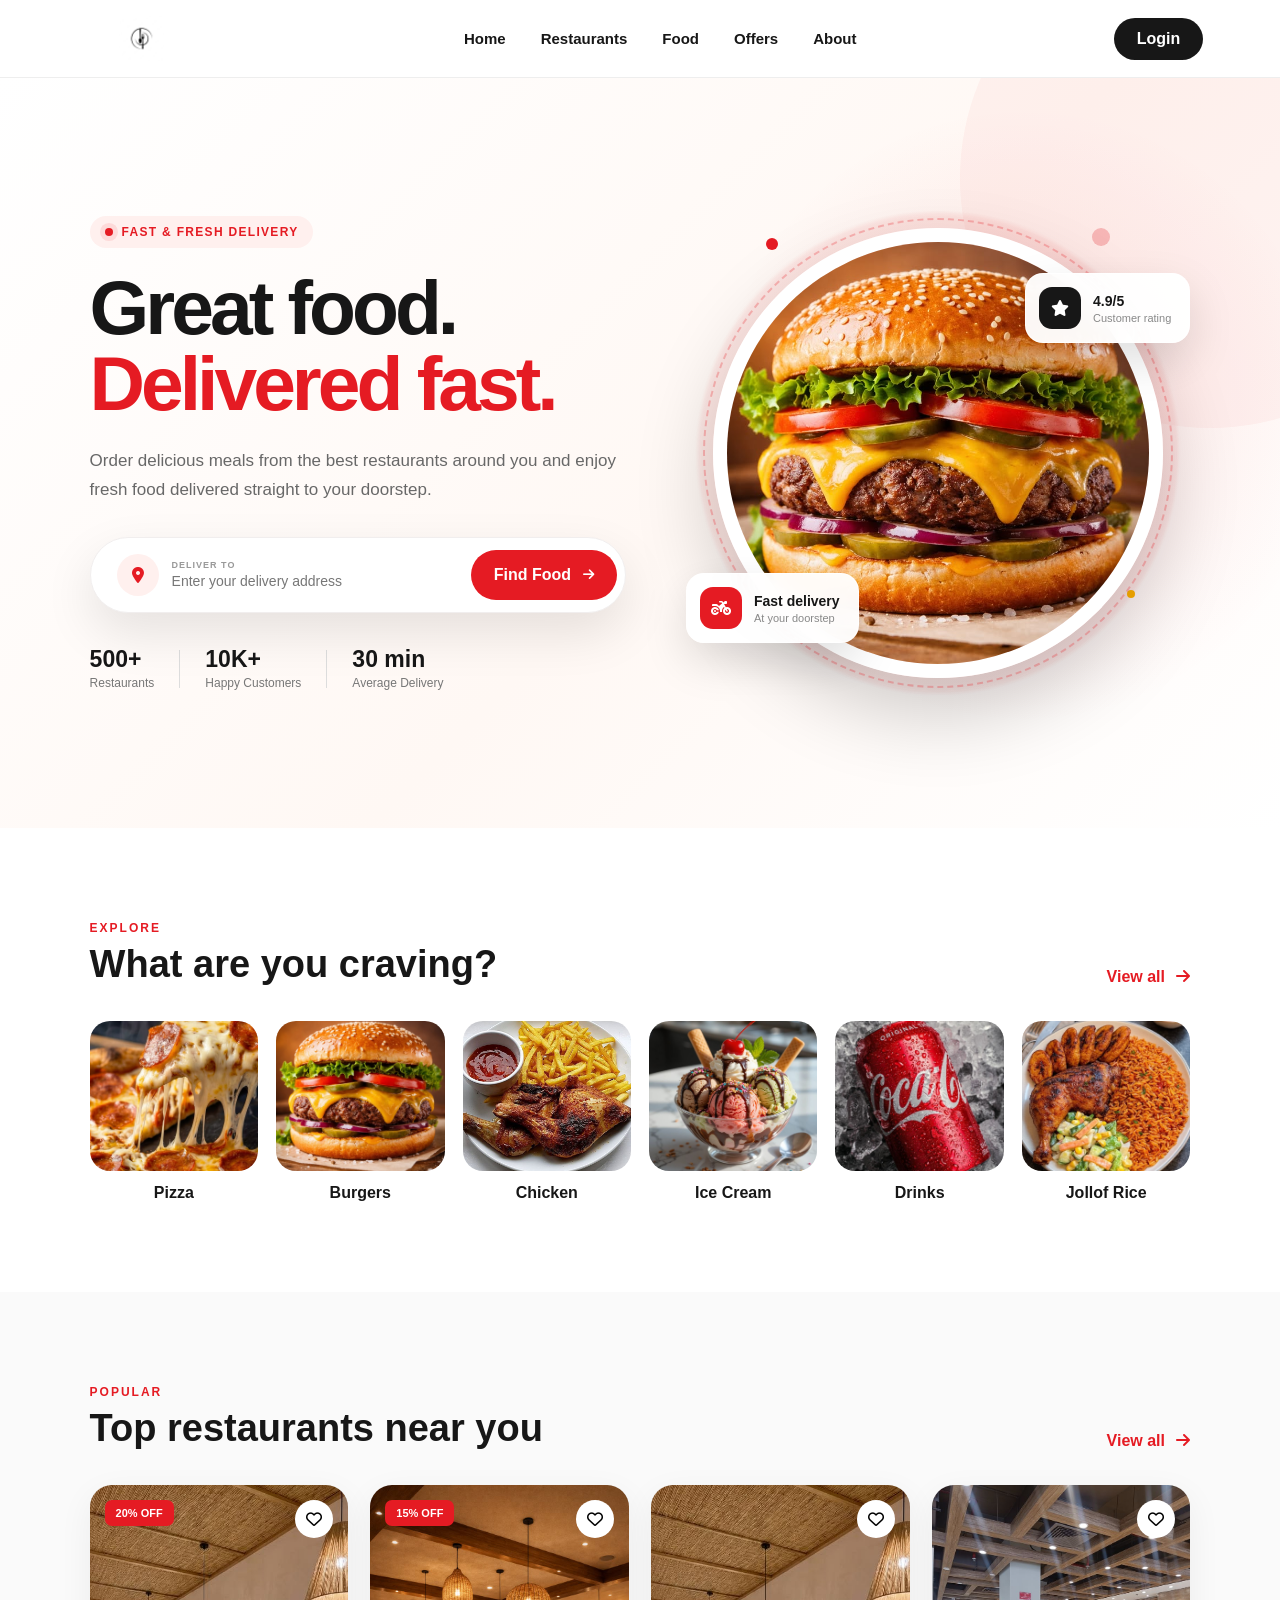
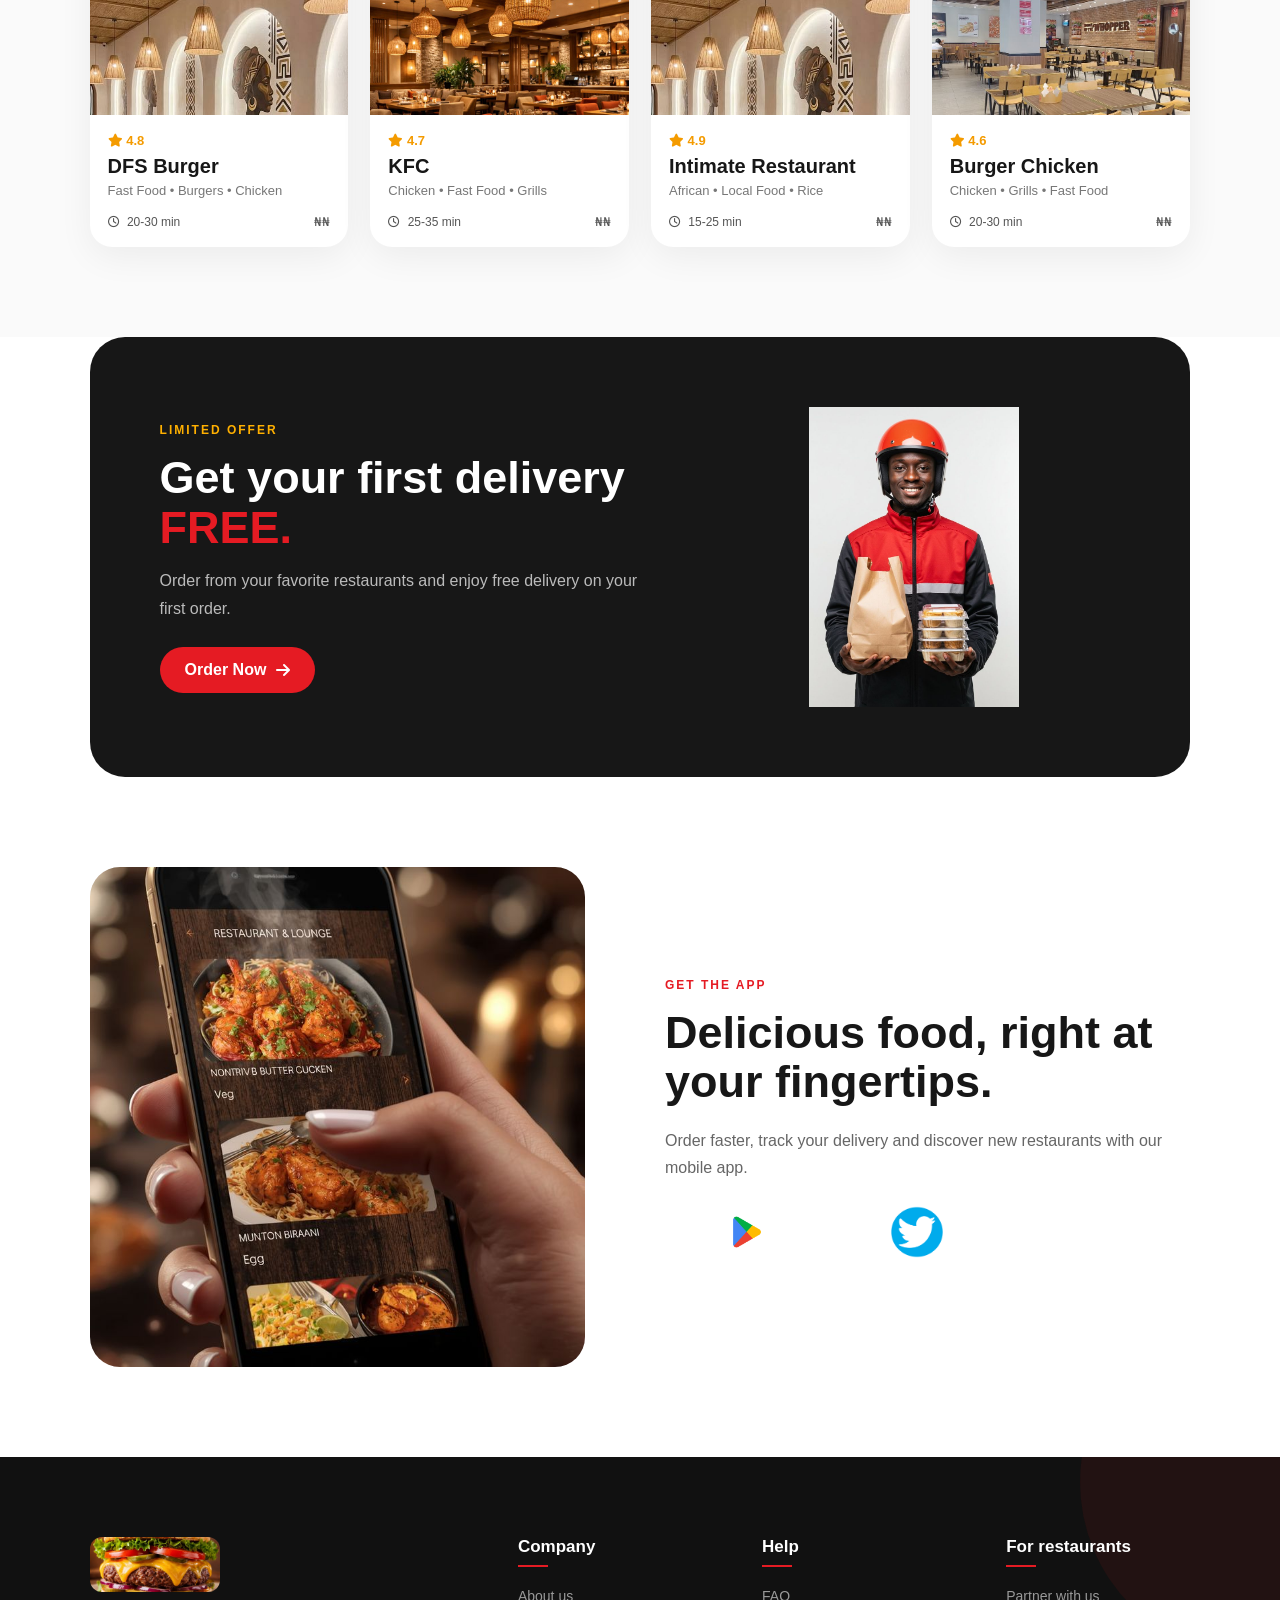
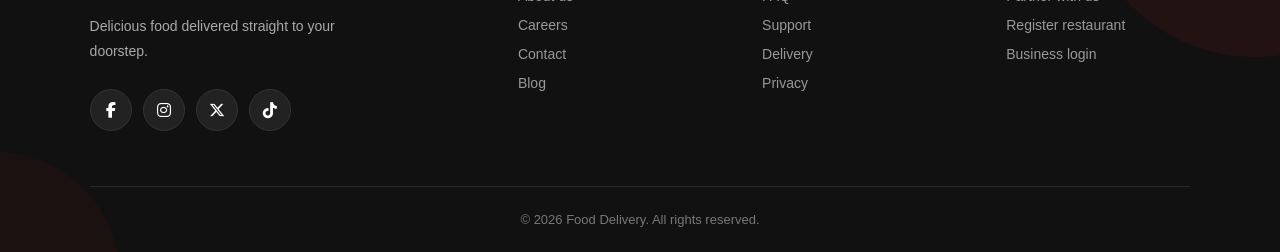
<file: index.html>
<!DOCTYPE html>
<html lang="en">
<head>
    <meta charset="UTF-8">
    <meta name="viewport" content="width=device-width, initial-scale=1.0">
    <title>Food Delivery Website</title>

    <link rel="stylesheet" href="index.css">
    <link rel="stylesheet" href="https://cdnjs.cloudflare.com/ajax/libs/font-awesome/6.5.2/css/all.min.css">
</head>

<body>

<header class="header">

    <div class="logo">
        <img src="./images/Spoon fork and plate vector icon symbol illustration restaurant logo design _ Premium Vector.jpg" alt="Food Delivery Logo">
    </div>

    <nav class="navbar">
        <a href="#">Home</a>
        <a href="#restaurants">Restaurants</a>
        <a href="#categories">Food</a>
        <a href="#offers">Offers</a>
        <a href="about.html">About</a>
    </nav>

    <div class="header-actions">
        <a href="login.html" class="login-btn">Login</a>
    </div>

</header>

<main>

<!-- HERO SECTION -->

<section class="hero">

    <div class="hero-content">

        <div class="hero-badge">
            <span class="badge-dot"></span>
            FAST & FRESH DELIVERY
        </div>

        <h1>
            Great food.
            <span>Delivered fast.</span>
        </h1>

        <p>
            Order delicious meals from the best restaurants around you
            and enjoy fresh food delivered straight to your doorstep.
        </p>

        <div class="hero-search">

            <div class="location-box">

                <div class="location-icon">
                    <i class="fa-solid fa-location-dot"></i>
                </div>

                <div class="location-input">
                    <label>DELIVER TO</label>
                    <input type="text" placeholder="Enter your delivery address">
                </div>

            </div>

            <a href="order.html" class="find-food-btn">
                Find Food
                <i class="fa-solid fa-arrow-right"></i>
            </a>

        </div>

        <div class="hero-info">

            <div class="hero-stat">
                <strong>500+</strong>
                <span>Restaurants</span>
            </div>

            <div class="hero-divider"></div>

            <div class="hero-stat">
                <strong>10K+</strong>
                <span>Happy Customers</span>
            </div>

            <div class="hero-divider"></div>

            <div class="hero-stat">
                <strong>30 min</strong>
                <span>Average Delivery</span>
            </div>

        </div>

    </div>

    <div class="hero-visual">

        <div class="hero-glow"></div>

        <div class="food-circle">

            <div class="circle-ring"></div>

            <img src="./images/Hamburger.jpg" alt="Delicious Burger">

        </div>

        <div class="delivery-card">

            <div class="delivery-icon">
                <i class="fa-solid fa-motorcycle"></i>
            </div>

            <div>
                <strong>Fast delivery</strong>
                <span>At your doorstep</span>
            </div>

        </div>

        <div class="rating-card">

            <div class="rating-star">
                <i class="fa-solid fa-star"></i>
            </div>

            <div>
                <strong>4.9/5</strong>
                <span>Customer rating</span>
            </div>

        </div>

        <div class="floating-dot dot-one"></div>
        <div class="floating-dot dot-two"></div>
        <div class="floating-dot dot-three"></div>

    </div>

</section>


<!-- CATEGORIES SECTION -->

<section class="categories section" id="categories">

    <div class="section-heading">

        <div>
            <span>EXPLORE</span>
            <h2>What are you craving?</h2>
        </div>

        <a href="order.html">
            View all
            <i class="fa-solid fa-arrow-right"></i>
        </a>

    </div>

    <div class="category-grid">

        <!-- PIZZA -->

        <div class="category-card">

            <a href="order.html" class="category-image-link">

                <div class="category-image">

                    <img src="./images/Pepperoni Pizza.jpg" alt="Pizza">

                </div>

            </a>

            <h3>Pizza</h3>

        </div>


        <!-- BURGERS -->

        <div class="category-card">

            <a href="order.html" class="category-image-link">

                <div class="category-image">

                    <img src="./images/Hamburger.jpg" alt="Burgers">

                </div>

            </a>

            <h3>Burgers</h3>

        </div>


        <!-- CHICKEN -->

        <div class="category-card">

            <a href="order.html" class="category-image-link">

                <div class="category-image">

                    <img src="./images/Chicken and chips.jpg" alt="Chicken">

                </div>

            </a>

            <h3>Chicken</h3>

        </div>


        <!-- ICE CREAM -->

        <div class="category-card">

            <a href="order.html" class="category-image-link">

                <div class="category-image">

                    <img src="./images/Dreamy Ice Cream Delight.jpg" alt="Ice Cream">

                </div>

            </a>

            <h3>Ice Cream</h3>

        </div>


        <!-- DRINKS -->

        <div class="category-card">

            <a href="order.html" class="category-image-link">

                <div class="category-image">

                    <img src="./images/Coca Cola 🥃.jpg" alt="Drinks">

                </div>

            </a>

            <h3>Drinks</h3>

        </div>


        <!-- JOLLOF -->

        <div class="category-card">

            <a href="order.html" class="category-image-link">

                <div class="category-image">

                    <img src="./images/Nigerian jollof.jpg" alt="Jollof Rice">

                </div>

            </a>

            <h3>Jollof Rice</h3>

        </div>

    </div>

</section>


<!-- RESTAURANTS SECTION -->

<section class="restaurants section" id="restaurants">

    <div class="section-heading">

        <div>
            <span>POPULAR</span>
            <h2>Top restaurants near you</h2>
        </div>

        <a href="order.html">
            View all
            <i class="fa-solid fa-arrow-right"></i>
        </a>

    </div>


    <div class="restaurant-grid">


        <!-- RESTAURANT 1 -->

        <article class="restaurant-card">

            <div class="restaurant-image">

                <a href="resturant.html">

                    <img src="./images/download (9).jpg" alt="DFS Burger Restaurant">

                </a>

                <span class="discount">20% OFF</span>

                <button class="favorite" aria-label="Add to favorites">
                    <i class="fa-regular fa-heart"></i>
                </button>

            </div>

            <div class="restaurant-info">

                <div class="rating">
                    <i class="fa-solid fa-star"></i> 4.8
                </div>

                <h3>DFS Burger</h3>

                <p>Fast Food • Burgers • Chicken</p>

                <div class="delivery">

                    <span>
                        <i class="fa-regular fa-clock"></i>
                        20-30 min
                    </span>

                    <span>₦₦</span>

                </div>

            </div>

        </article>


        <!-- RESTAURANT 2 -->

        <article class="restaurant-card">

            <div class="restaurant-image">

                <a href="resturanttwo.html">

                    <img src="./images/Transform Your Restaurant Into a Premium Dining Destination!.jpg" alt="KFC Restaurant">

                </a>

                <span class="discount">15% OFF</span>

                <button class="favorite" aria-label="Add to favorites">
                    <i class="fa-regular fa-heart"></i>
                </button>

            </div>

            <div class="restaurant-info">

                <div class="rating">
                    <i class="fa-solid fa-star"></i> 4.7
                </div>

                <h3>KFC</h3>

                <p>Chicken • Fast Food • Grills</p>

                <div class="delivery">

                    <span>
                        <i class="fa-regular fa-clock"></i>
                        25-35 min
                    </span>

                    <span>₦₦</span>

                </div>

            </div>

        </article>


        <!-- RESTAURANT 3 -->

        <article class="restaurant-card">

            <div class="restaurant-image">

                <a href="resturantrhree.html">

                    <img src="./images/download (9).jpg" alt="Intimate Restaurant">

                </a>

                <button class="favorite" aria-label="Add to favorites">
                    <i class="fa-regular fa-heart"></i>
                </button>

            </div>

            <div class="restaurant-info">

                <div class="rating">
                    <i class="fa-solid fa-star"></i> 4.9
                </div>

                <h3>Intimate Restaurant</h3>

                <p>African • Local Food • Rice</p>

                <div class="delivery">

                    <span>
                        <i class="fa-regular fa-clock"></i>
                        15-25 min
                    </span>

                    <span>₦₦</span>

                </div>

            </div>

        </article>


        <!-- RESTAURANT 4 -->

        <article class="restaurant-card">

            <div class="restaurant-image">

                <a href="resturant4.html">

                    <img src="./images/Interior of burger King.jpg" alt="Burger Chicken Restaurant">

                </a>

                <button class="favorite" aria-label="Add to favorites">
                    <i class="fa-regular fa-heart"></i>
                </button>

            </div>

            <div class="restaurant-info">

                <div class="rating">
                    <i class="fa-solid fa-star"></i> 4.6
                </div>

                <h3>Burger Chicken</h3>

                <p>Chicken • Grills • Fast Food</p>

                <div class="delivery">

                    <span>
                        <i class="fa-regular fa-clock"></i>
                        20-30 min
                    </span>

                    <span>₦₦</span>

                </div>

            </div>

        </article>

    </div>

</section>


<!-- PROMO SECTION -->

<section class="promo section" id="offers">

    <div class="promo-content">

        <span>LIMITED OFFER</span>

        <h2>
            Get your first delivery
            <strong>FREE.</strong>
        </h2>

        <p>
            Order from your favorite restaurants and enjoy
            free delivery on your first order.
        </p>

        <a href="order.html" class="promo-btn">
            Order Now
            <i class="fa-solid fa-arrow-right"></i>
        </a>

    </div>

    <div class="promo-image">

        <a href="order.html">

            <img src="./images/Delivery guy.jpg" alt="Food delivery">

        </a>

    </div>

</section>


<!-- APP SECTION -->

<section class="app-section section">

    <div class="app-image">

        <a href="order.html">

            <img src="./images/download (7).jpg" alt="Food delivery app">

        </a>

    </div>

    <div class="app-content">

        <span>GET THE APP</span>

        <h2>
            Delicious food,
            right at your fingertips.
        </h2>

        <p>
            Order faster, track your delivery and discover
            new restaurants with our mobile app.
        </p>

        <div class="app-buttons">

            <a href="#" class="store-btn">
                <img src="./images/Download google play store icon logo symbol.jpg" alt="App Store">
            </a>

            <a href="#" class="store-btn">
                <img src="./images/Twitter-Symbol.png" alt="Google Play">
            </a>

        </div>

    </div>

</section>

</main>


<!-- FOOTER -->

<footer class="footer">

    <div class="footer-top">

        <div class="footer-brand">

            <a href="order.html">

                <img src="./images/Hamburger.jpg" alt="Food Delivery">

            </a>

            <p>
                Delicious food delivered straight
                to your doorstep.
            </p>

            <div class="socials">

                <a href="#" aria-label="Facebook">
                    <i class="fa-brands fa-facebook-f"></i>
                </a>

                <a href="#" aria-label="Instagram">
                    <i class="fa-brands fa-instagram"></i>
                </a>

                <a href="#" aria-label="Twitter">
                    <i class="fa-brands fa-x-twitter"></i>
                </a>

                <a href="#" aria-label="TikTok">
                    <i class="fa-brands fa-tiktok"></i>
                </a>

            </div>

        </div>


        <div class="footer-column">

            <h3>Company</h3>

            <a href="about.html">About us</a>
            <a href="#">Careers</a>
            <a href="#">Contact</a>
            <a href="#">Blog</a>

        </div>


        <div class="footer-column">

            <h3>Help</h3>

            <a href="#">FAQ</a>
            <a href="#">Support</a>
            <a href="#">Delivery</a>
            <a href="#">Privacy</a>

        </div>


        <div class="footer-column">

            <h3>For restaurants</h3>

            <a href="#">Partner with us</a>
            <a href="#">Register restaurant</a>
            <a href="#">Business login</a>

        </div>

    </div>


    <div class="footer-bottom">

        <p>
            © 2026 Food Delivery. All rights reserved.
        </p>

    </div>

</footer>

</body>
</html>
</file>
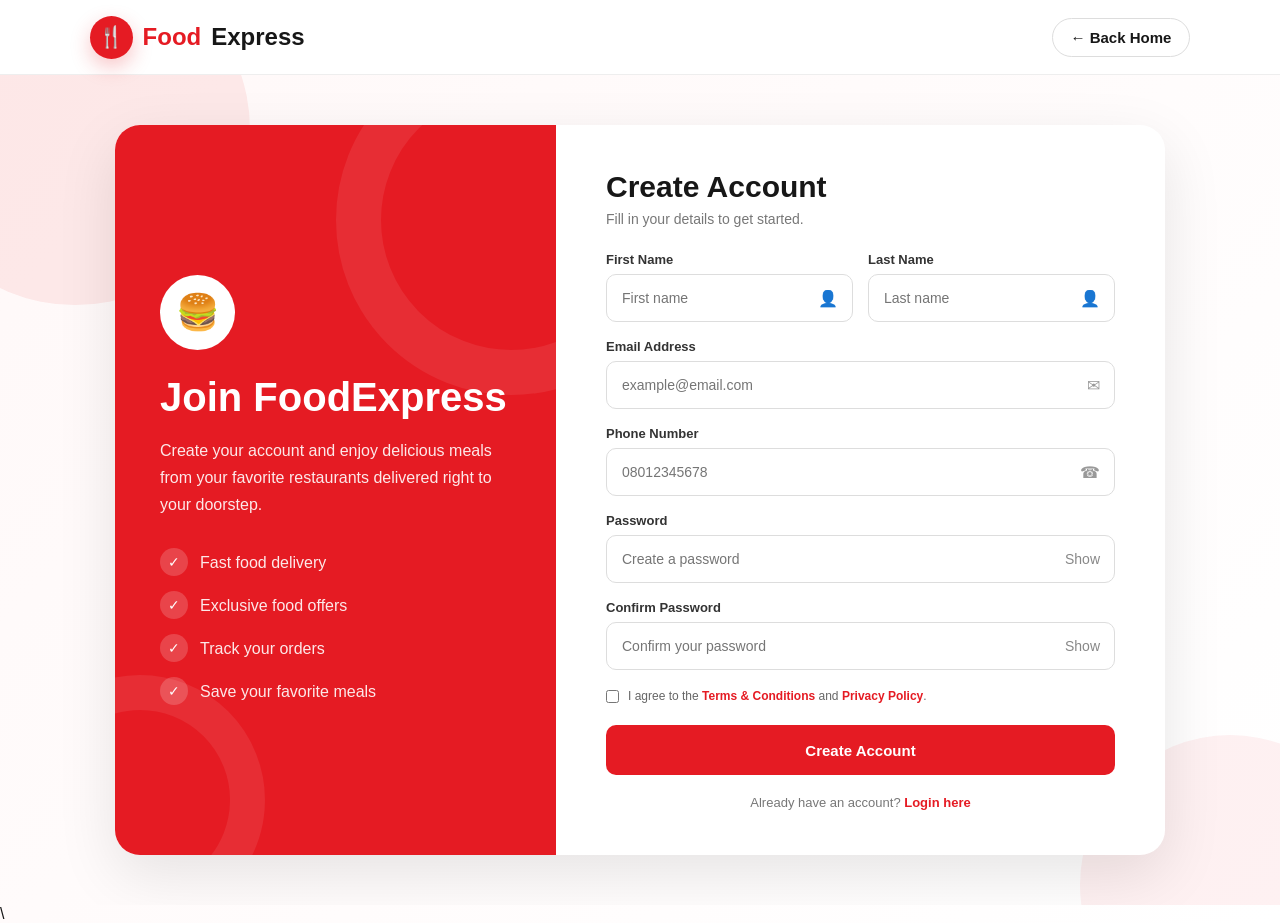
<file: createaccount.html>
<!DOCTYPE html>
<html lang="en">
<head>
    <meta charset="UTF-8">
    <meta name="viewport" content="width=device-width, initial-scale=1.0">
    <title>Create Account - Food Delivery</title>

    <style>
        * {
            margin: 0;
            padding: 0;
            box-sizing: border-box;
        }

        html {
            scroll-behavior: smooth;
        }

        body {
            font-family: Arial, Helvetica, sans-serif;
            background: linear-gradient(135deg, #fff8f8, #ffffff);
            color: #171717;
            min-height: 100vh;
        }

        /* HEADER */
        .header {
            width: 100%;
            min-height: 75px;
            padding: 15px 7%;
            display: flex;
            align-items: center;
            justify-content: space-between;
            background: #ffffff;
            border-bottom: 1px solid #eeeeee;
            position: relative;
            z-index: 10;
        }

        .logo {
            display: flex;
            align-items: center;
            gap: 10px;
            font-size: 24px;
            font-weight: 800;
            color: #e51b23;
            text-decoration: none;
        }

        .logo-icon {
            width: 43px;
            height: 43px;
            background: #e51b23;
            color: white;
            border-radius: 50%;
            display: flex;
            align-items: center;
            justify-content: center;
            font-size: 21px;
            box-shadow: 0 8px 20px rgba(229, 27, 35, 0.25);
        }

        .back-btn {
            text-decoration: none;
            color: #171717;
            font-size: 15px;
            font-weight: 600;
            padding: 10px 18px;
            border: 1px solid #dddddd;
            border-radius: 25px;
            transition: 0.3s ease;
        }

        .back-btn:hover {
            background: #e51b23;
            color: white;
            border-color: #e51b23;
            transform: translateY(-2px);
        }

        /* MAIN */
        .account-section {
            min-height: calc(100vh - 75px);
            display: flex;
            align-items: center;
            justify-content: center;
            padding: 50px 20px;
            position: relative;
            overflow: hidden;
        }

        .account-section::before {
            content: "";
            width: 350px;
            height: 350px;
            background: rgba(229, 27, 35, 0.08);
            border-radius: 50%;
            position: absolute;
            top: -120px;
            left: -100px;
            animation: floatShape 6s ease-in-out infinite;
        }

        .account-section::after {
            content: "";
            width: 300px;
            height: 300px;
            background: rgba(229, 27, 35, 0.06);
            border-radius: 50%;
            position: absolute;
            bottom: -130px;
            right: -100px;
            animation: floatShape 7s ease-in-out infinite reverse;
        }

        /* CONTAINER */
        .account-container {
            width: 100%;
            max-width: 1050px;
            min-height: 620px;
            background: white;
            border-radius: 25px;
            box-shadow: 0 20px 60px rgba(0, 0, 0, 0.10);
            display: grid;
            grid-template-columns: 42% 58%;
            overflow: hidden;
            position: relative;
            z-index: 2;
            animation: containerAppear 0.8s ease forwards;
        }

        /* LEFT SIDE */
        .account-info {
            background: #e51b23;
            color: white;
            padding: 55px 45px;
            display: flex;
            flex-direction: column;
            justify-content: center;
            position: relative;
            overflow: hidden;
        }

        .account-info::before {
            content: "";
            position: absolute;
            width: 260px;
            height: 260px;
            border: 45px solid rgba(255, 255, 255, 0.08);
            border-radius: 50%;
            right: -130px;
            top: -80px;
        }

        .account-info::after {
            content: "";
            position: absolute;
            width: 180px;
            height: 180px;
            border: 35px solid rgba(255, 255, 255, 0.08);
            border-radius: 50%;
            left: -100px;
            bottom: -70px;
        }

        .info-icon {
            width: 75px;
            height: 75px;
            border-radius: 50%;
            background: white;
            color: #e51b23;
            display: flex;
            align-items: center;
            justify-content: center;
            font-size: 35px;
            margin-bottom: 25px;
            animation: bounceIcon 2.5s ease-in-out infinite;
        }

        .account-info h1 {
            font-size: 40px;
            line-height: 1.1;
            margin-bottom: 18px;
        }

        .account-info p {
            font-size: 16px;
            line-height: 1.7;
            color: rgba(255, 255, 255, 0.9);
            max-width: 340px;
        }

        .benefits {
            margin-top: 30px;
            display: flex;
            flex-direction: column;
            gap: 15px;
        }

        .benefit {
            display: flex;
            align-items: center;
            gap: 12px;
            font-size: 14px;
        }

        .benefit span {
            width: 28px;
            height: 28px;
            background: rgba(255, 255, 255, 0.18);
            border-radius: 50%;
            display: flex;
            align-items: center;
            justify-content: center;
        }

        /* FORM SIDE */
        .account-form-area {
            padding: 45px 50px;
            display: flex;
            flex-direction: column;
            justify-content: center;
        }

        .form-heading {
            margin-bottom: 25px;
        }

        .form-heading h2 {
            font-size: 30px;
            margin-bottom: 7px;
        }

        .form-heading p {
            color: #777;
            font-size: 14px;
        }

        /* FORM */
        .form-row {
            display: grid;
            grid-template-columns: 1fr 1fr;
            gap: 15px;
        }

        .input-group {
            margin-bottom: 17px;
        }

        .input-group label {
            display: block;
            font-size: 13px;
            font-weight: 700;
            margin-bottom: 7px;
            color: #333;
        }

        .input-wrapper {
            position: relative;
        }

        .input-wrapper input {
            width: 100%;
            height: 48px;
            padding: 0 45px 0 15px;
            border: 1px solid #dddddd;
            border-radius: 10px;
            outline: none;
            font-size: 14px;
            transition: 0.3s ease;
            background: #fff;
        }

        .input-wrapper input:focus {
            border-color: #e51b23;
            box-shadow: 0 0 0 3px rgba(229, 27, 35, 0.08);
            transform: translateY(-1px);
        }

        .input-icon {
            position: absolute;
            right: 15px;
            top: 50%;
            transform: translateY(-50%);
            color: #999;
            font-size: 16px;
        }

        .password-toggle {
            position: absolute;
            right: 15px;
            top: 50%;
            transform: translateY(-50%);
            border: none;
            background: transparent;
            cursor: pointer;
            color: #888;
            font-size: 14px;
        }

        .password-toggle:hover {
            color: #e51b23;
        }

        .error {
            color: #e51b23;
            font-size: 11px;
            margin-top: 5px;
            display: none;
        }

        /* PASSWORD STRENGTH */
        .password-strength {
            margin-top: 7px;
            display: none;
        }

        .strength-bar {
            width: 100%;
            height: 4px;
            background: #eeeeee;
            border-radius: 10px;
            overflow: hidden;
        }

        .strength-fill {
            height: 100%;
            width: 0;
            transition: 0.3s ease;
        }

        .strength-text {
            font-size: 11px;
            margin-top: 4px;
            color: #777;
        }

        .terms {
            display: flex;
            align-items: flex-start;
            gap: 9px;
            margin: 3px 0 20px;
            font-size: 12px;
            color: #666;
            line-height: 1.5;
        }

        .terms input {
            margin-top: 3px;
            accent-color: #e51b23;
            cursor: pointer;
        }

        .terms a {
            color: #e51b23;
            text-decoration: none;
            font-weight: 600;
        }

        /* BUTTON */
        .create-btn {
            width: 100%;
            height: 50px;
            border: none;
            border-radius: 10px;
            background: #e51b23;
            color: white;
            font-size: 15px;
            font-weight: 700;
            cursor: pointer;
            transition: 0.3s ease;
            position: relative;
            overflow: hidden;
        }

        .create-btn:hover {
            background: #171717;
            transform: translateY(-2px);
            box-shadow: 0 10px 25px rgba(0, 0, 0, 0.15);
        }

        .create-btn:active {
            transform: scale(0.98);
        }

        .create-btn.loading {
            pointer-events: none;
            opacity: 0.8;
        }

        /* LOGIN */
        .login-text {
            text-align: center;
            margin-top: 20px;
            font-size: 13px;
            color: #777;
        }

        .login-text a {
            color: #e51b23;
            font-weight: 700;
            text-decoration: none;
        }

        .login-text a:hover {
            text-decoration: underline;
        }

        /* SUCCESS MESSAGE */
        .success-message {
            display: none;
            text-align: center;
            padding: 25px;
            animation: successAppear 0.5s ease;
        }

        .success-icon {
            width: 75px;
            height: 75px;
            background: #e51b23;
            color: white;
            border-radius: 50%;
            display: flex;
            align-items: center;
            justify-content: center;
            margin: 0 auto 20px;
            font-size: 35px;
        }

        .success-message h2 {
            font-size: 28px;
            margin-bottom: 10px;
        }

        .success-message p {
            color: #777;
            line-height: 1.6;
            margin-bottom: 20px;
        }

        .continue-btn {
            display: inline-block;
            padding: 12px 25px;
            background: #e51b23;
            color: white;
            border-radius: 25px;
            text-decoration: none;
            font-size: 14px;
            font-weight: 700;
            transition: 0.3s ease;
        }

        .continue-btn:hover {
            background: #171717;
            transform: translateY(-2px);
        }

    
        @keyframes containerAppear {
            from {
                opacity: 0;
                transform: translateY(35px) scale(0.97);
            }

            to {
                opacity: 1;
                transform: translateY(0) scale(1);
            }
        }

        @keyframes floatShape {
            0%, 100% {
                transform: translateY(0);
            }

            50% {
                transform: translateY(25px);
            }
        }

        @keyframes bounceIcon {
            0%, 100% {
                transform: translateY(0);
            }

            50% {
                transform: translateY(-8px);
            }
        }

        @keyframes successAppear {
            from {
                opacity: 0;
                transform: scale(0.8);
            }

            to {
                opacity: 1;
                transform: scale(1);
            }
        }

        /* TABLET */
        @media (max-width: 850px) {
            .account-container {
                grid-template-columns: 1fr;
                max-width: 600px;
            }

            .account-info {
                padding: 40px;
                min-height: 300px;
            }

            .account-info h1 {
                font-size: 32px;
            }

            .benefits {
                display: grid;
                grid-template-columns: 1fr 1fr;
            }

            .account-form-area {
                padding: 40px;
            }
        }

        /* MOBILE */
        @media (max-width: 600px) {
            .header {
                padding: 13px 5%;
            }

            .logo {
                font-size: 20px;
            }

            .logo-icon {
                width: 38px;
                height: 38px;
                font-size: 18px;
            }

            .back-btn {
                font-size: 13px;
                padding: 8px 13px;
            }

            .account-section {
                padding: 25px 12px;
            }

            .account-container {
                border-radius: 18px;
            }

            .account-info {
                padding: 30px 25px;
                min-height: auto;
            }

            .info-icon {
                width: 60px;
                height: 60px;
                font-size: 28px;
                margin-bottom: 18px;
            }

            .account-info h1 {
                font-size: 28px;
            }

            .account-info p {
                font-size: 14px;
            }

            .benefits {
                grid-template-columns: 1fr;
                gap: 10px;
                margin-top: 20px;
            }

            .account-form-area {
                padding: 30px 22px;
            }

            .form-heading h2 {
                font-size: 25px;
            }

            .form-row {
                grid-template-columns: 1fr;
                gap: 0;
            }
        }

        @media (max-width: 380px) {
            .account-info h1 {
                font-size: 25px;
            }

            .account-form-area {
                padding: 25px 17px;
            }
        }
    </style>
</head>

<body>

    <!-- HEADER -->
    <header class="header">
        <a href="index.html" class="logo">
            <span class="logo-icon">🍴</span>
            Food<span style="color:#171717;">Express</span>
        </a>

        <a href="index.html" class="back-btn">
            ← Back Home
        </a>
    </header>



    <main class="account-section">

        <div class="account-container">

        
            <section class="account-info">

                <div class="info-icon">
                    🍔
                </div>

                <h1>
                    Join FoodExpress
                </h1>

                <p>
                    Create your account and enjoy delicious meals
                    from your favorite restaurants delivered right
                    to your doorstep.
                </p>

                <div class="benefits">

                    <div class="benefit">
                        <span>✓</span>
                        <p>Fast food delivery</p>
                    </div>

                    <div class="benefit">
                        <span>✓</span>
                        <p>Exclusive food offers</p>
                    </div>

                    <div class="benefit">
                        <span>✓</span>
                        <p>Track your orders</p>
                    </div>

                    <div class="benefit">
                        <span>✓</span>
                        <p>Save your favorite meals</p>
                    </div>

                </div>

            </section>


            <section class="account-form-area">

                <div id="formContent">

                    <div class="form-heading">
                        <h2>Create Account</h2>
                        <p>Fill in your details to get started.</p>
                    </div>

                    <form id="createAccountForm">

                        <div class="form-row">

                            <div class="input-group">
                                <label for="firstName">First Name</label>

                                <div class="input-wrapper">
                                    <input
                                        type="text"
                                        id="firstName"
                                        placeholder="First name"
                                    >
                                    <span class="input-icon">👤</span>
                                </div>

                                <div class="error" id="firstNameError">
                                    Please enter your first name.
                                </div>
                            </div>


                            <div class="input-group">
                                <label for="lastName">Last Name</label>

                                <div class="input-wrapper">
                                    <input
                                        type="text"
                                        id="lastName"
                                        placeholder="Last name"
                                    >
                                    <span class="input-icon">👤</span>
                                </div>

                                <div class="error" id="lastNameError">
                                    Please enter your last name.
                                </div>
                            </div>

                        </div>


                    
                        <div class="input-group">

                            <label for="email">
                                Email Address
                            </label>

                            <div class="input-wrapper">
                                <input
                                    type="email"
                                    id="email"
                                    placeholder="example@email.com"
                                >
                                <span class="input-icon">✉</span>
                            </div>

                            <div class="error" id="emailError">
                                Please enter a valid email address.
                            </div>

                        </div>
                        <div class="input-group">

                            <label for="phone">
                                Phone Number
                            </label>

                            <div class="input-wrapper">
                                <input
                                    type="tel"
                                    id="phone"
                                    placeholder="08012345678"
                                >
                                <span class="input-icon">☎</span>
                            </div>

                            <div class="error" id="phoneError">
                                Please enter a valid phone number.
                            </div>

                        </div>


             
                        <div class="input-group">

                            <label for="password">
                                Password
                            </label>

                            <div class="input-wrapper">

                                <input
                                    type="password"
                                    id="password"
                                    placeholder="Create a password"
                                >

                                <button
                                    type="button"
                                    class="password-toggle"
                                    onclick="togglePassword('password', this)"
                                >
                                    Show
                                </button>

                            </div>

                            <div class="password-strength" id="passwordStrength">

                                <div class="strength-bar">
                                    <div
                                        class="strength-fill"
                                        id="strengthFill"
                                    ></div>
                                </div>

                                <div
                                    class="strength-text"
                                    id="strengthText"
                                >
                                    Password strength
                                </div>

                            </div>

                            <div class="error" id="passwordError">
                                Password must contain at least 6 characters.
                            </div>

                        </div>


                      
                        <div class="input-group">

                            <label for="confirmPassword">
                                Confirm Password
                            </label>

                            <div class="input-wrapper">

                                <input
                                    type="password"
                                    id="confirmPassword"
                                    placeholder="Confirm your password"
                                >

                                <button
                                    type="button"
                                    class="password-toggle"
                                    onclick="togglePassword('confirmPassword', this)"
                                >
                                    Show
                                </button>

                            </div>

                            <div class="error" id="confirmPasswordError">
                                Passwords do not match.
                            </div>

                        </div>


                        
                        <div class="terms">

                            <input
                                type="checkbox"
                                id="terms"
                            >

                            <label for="terms">
                                I agree to the
                                <a href="#">Terms & Conditions</a>
                                and
                                <a href="#">Privacy Policy</a>.
                            </label>

                        </div>

                        <div class="error" id="termsError" style="margin-top:-15px;margin-bottom:12px;">
                            Please accept the terms and conditions.
                        </div>


                        <button
                            type="submit"
                            class="create-btn"
                            id="createBtn"
                        >
                            Create Account
                        </button>

                    </form>


                    <div class="login-text">
                        Already have an account?
                        <a href="login.html">Login here</a>
                    </div>

                </div>


                <div class="success-message" id="successMessage">

                    <div class="success-icon">
                        ✓
                    </div>

                    <h2>
                        Account Created!
                    </h2>

                    <p>
                        Welcome to FoodExpress! Your account has been
                        created successfully. You can now start ordering
                        your favorite meals.
                    </p>

                    <a href="order.html" class="continue-btn">
                        Start Ordering
                    </a>

                </div>

            </section>

        </div>

    </main>

\
    <script>

        const form = document.getElementById("createAccountForm");

        const firstName = document.getElementById("firstName");
        const lastName = document.getElementById("lastName");
        const email = document.getElementById("email");
        const phone = document.getElementById("phone");
        const password = document.getElementById("password");
        const confirmPassword = document.getElementById("confirmPassword");
        const terms = document.getElementById("terms");

        const passwordStrength =
            document.getElementById("passwordStrength");

        const strengthFill =
            document.getElementById("strengthFill");

        const strengthText =
            document.getElementById("strengthText");


        

        function togglePassword(inputId, button) {

            const input = document.getElementById(inputId);

            if (input.type === "password") {
                input.type = "text";
                button.textContent = "Hide";
            } else {
                input.type = "password";
                button.textContent = "Show";
            }
        }




        password.addEventListener("input", function () {

            const value = password.value;

            if (value.length === 0) {
                passwordStrength.style.display = "none";
                return;
            }

            passwordStrength.style.display = "block";

            let strength = 0;

            if (value.length >= 6) {
                strength++;
            }

            if (/[A-Z]/.test(value)) {
                strength++;
            }

            if (/[0-9]/.test(value)) {
                strength++;
            }

            if (/[^A-Za-z0-9]/.test(value)) {
                strength++;
            }


            if (strength === 1) {

                strengthFill.style.width = "25%";
                strengthText.textContent = "Weak password";
                strengthFill.style.background = "#e51b23";

            } else if (strength === 2) {

                strengthFill.style.width = "50%";
                strengthText.textContent = "Fair password";
                strengthFill.style.background = "#f39c12";

            } else if (strength === 3) {

                strengthFill.style.width = "75%";
                strengthText.textContent = "Good password";
                strengthFill.style.background = "#27ae60";

            } else {

                strengthFill.style.width = "100%";
                strengthText.textContent = "Strong password";
                strengthFill.style.background = "#159957";
            }

        });


    

        function clearError(id) {

            document.getElementById(id).style.display = "none";

        }



        form.addEventListener("submit", function (event) {

            event.preventDefault();

            let valid = true;


       

            if (firstName.value.trim() === "") {

                document.getElementById("firstNameError")
                    .style.display = "block";

                valid = false;

            } else {

                clearError("firstNameError");
            }


       
            if (lastName.value.trim() === "") {

                document.getElementById("lastNameError")
                    .style.display = "block";

                valid = false;

            } else {

                clearError("lastNameError");
            }


            /* EMAIL */

            const emailPattern =
                /^[^ ]+@[^ ]+\.[a-z]{2,}$/i;

            if (!emailPattern.test(email.value.trim())) {

                document.getElementById("emailError")
                    .style.display = "block";

                valid = false;

            } else {

                clearError("emailError");
            }


            /* PHONE */

            const phonePattern =
                /^[0-9]{10,15}$/;

            const cleanPhone =
                phone.value.replace(/\s+/g, "");

            if (!phonePattern.test(cleanPhone)) {

                document.getElementById("phoneError")
                    .style.display = "block";

                valid = false;

            } else {

                clearError("phoneError");
            }



            if (password.value.length < 6) {

                document.getElementById("passwordError")
                    .style.display = "block";

                valid = false;

            } else {

                clearError("passwordError");
            }



            if (
                confirmPassword.value === "" ||
                confirmPassword.value !== password.value
            ) {

                document.getElementById("confirmPasswordError")
                    .style.display = "block";

                valid = false;

            } else {

                clearError("confirmPasswordError");
            }


            /* TERMS */

            if (!terms.checked) {

                document.getElementById("termsError")
                    .style.display = "block";

                valid = false;

            } else {

                clearError("termsError");
            }


            /* IF EVERYTHING IS VALID */

            if (valid) {

                const button =
                    document.getElementById("createBtn");

                button.classList.add("loading");

                button.textContent = "Creating Account...";


                setTimeout(function () {

                    document.getElementById("formContent")
                        .style.display = "none";

                    document.getElementById("successMessage")
                        .style.display = "block";

                }, 1200);

            }

        });


        confirmPassword.addEventListener("input", function () {

            if (
                confirmPassword.value !== "" &&
                confirmPassword.value === password.value
            ) {

                clearError("confirmPasswordError");

            }

        });


    

        firstName.addEventListener("input", function () {
            if (this.value.trim() !== "") {
                clearError("firstNameError");
            }
        });

        lastName.addEventListener("input", function () {
            if (this.value.trim() !== "") {
                clearError("lastNameError");
            }
        });

        email.addEventListener("input", function () {
            clearError("emailError");
        });

        phone.addEventListener("input", function () {
            clearError("phoneError");
        });

        password.addEventListener("input", function () {
            clearError("passwordError");
        });

        terms.addEventListener("change", function () {
            if (this.checked) {
                clearError("termsError");
            }
        });

    </script>

</body>
</html>
</file>
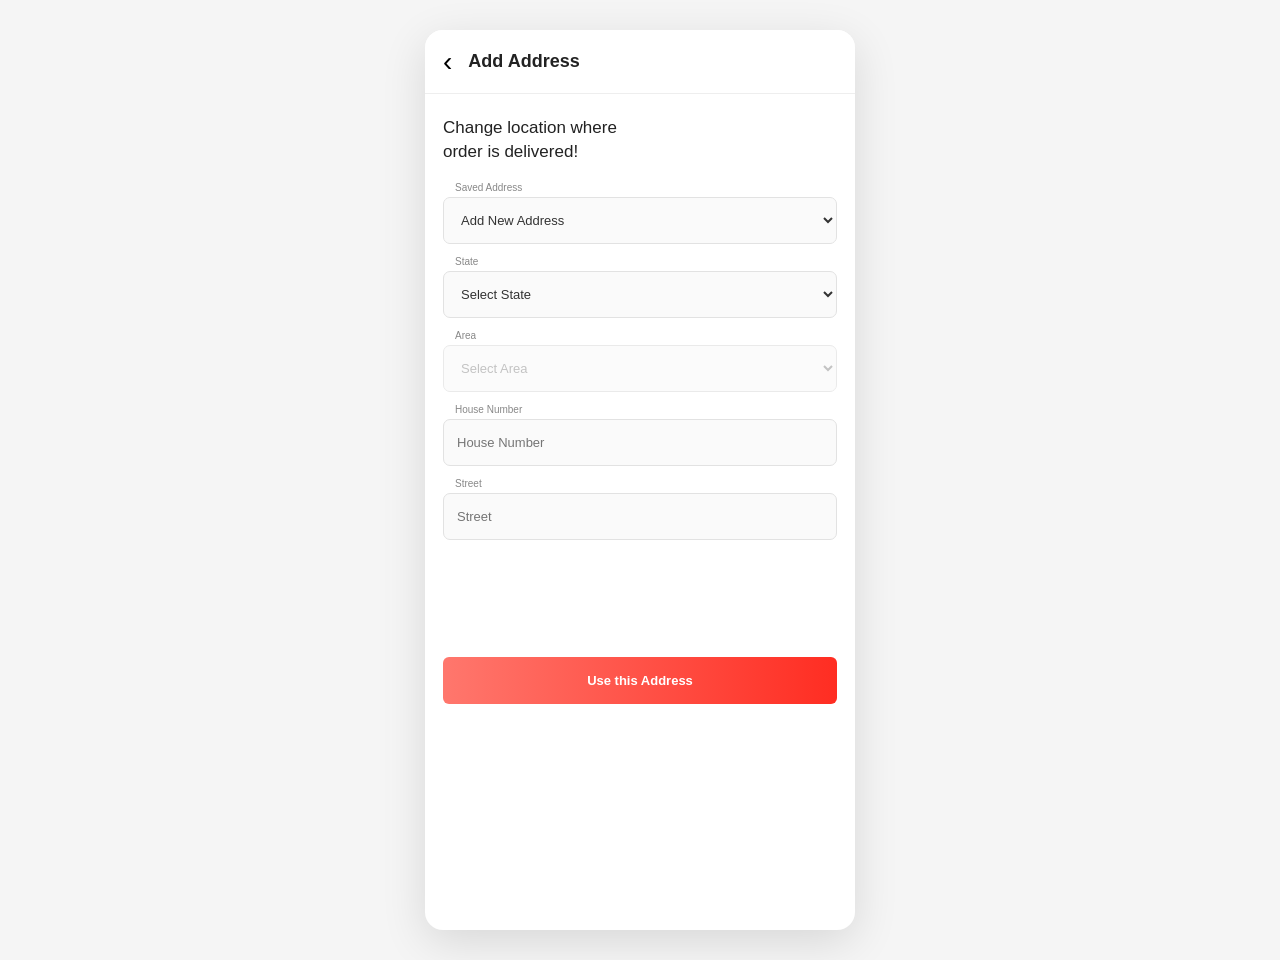
<file: delivery.html>
<!DOCTYPE html>
<html lang="en">
<head>
    <meta charset="UTF-8">
    <meta name="viewport" content="width=device-width, initial-scale=1.0">
    <title>Delivery - Add Address</title>
    <style>
        * {
            margin: 0;
            padding: 0;
            box-sizing: border-box;
            font-family: Arial, Helvetica, sans-serif;
        }
        body {
            background: #f5f5f5;
            color: #222;
        }
        .app {
            width: 100%;
            max-width: 430px;
            min-height: 100vh;
            margin: auto;
            background: white;
            overflow: hidden;
        }
        /* HEADER */
        .topbar {
            height: 64px;
            display: flex;
            align-items: center;
            gap: 16px;
            padding: 0 18px;
            border-bottom: 1px solid #eee;
            background: white;
        }
        .back {
            border: none;
            background: transparent;
            font-size: 28px;
            cursor: pointer;
        }
        .topbar h1 {
            font-size: 18px;
            font-weight: 700;
        }
        /* CONTENT */
        .content {
            padding: 22px 18px 35px;
        }
        .intro {
            font-size: 17px;
            line-height: 1.4;
            margin-bottom: 18px;
        }
        /* FORM */
        .field {
            margin-bottom: 12px;
        }
        label {
            display: block;
            font-size: 10px;
            color: #888;
            margin: 0 12px 4px;
        }
        input,
        select {
            width: 100%;
            height: 47px;
            border: 1px solid #e2e2e2;
            border-radius: 7px;
            padding: 0 13px;
            background: #fafafa;
            outline: none;
            font-size: 13px;
            color: #333;
        }
        input:focus,
        select:focus {
            border-color: #ff4b43;
            background: white;
            box-shadow: 0 0 0 3px rgba(255, 75, 67, 0.08);
        }
        select:disabled {
            color: #aaa;
        }
        /* BUTTON */
        .primary {
            width: 100%;
            height: 47px;
            border: none;
            border-radius: 6px;
            margin-top: 105px;
            background: linear-gradient(90deg, #ff776d, #ff2d22);
            color: white;
            font-size: 13px;
            font-weight: bold;
            cursor: pointer;
            transition: 0.2s;
        }
        .primary:hover {
            transform: translateY(-1px);
            box-shadow: 0 7px 18px rgba(255, 53, 43, 0.22);
        }
        /* SECTIONS */
        .section {
            margin-top: 24px;
            padding-top: 20px;
            border-top: 1px solid #eee;
        }
        .section-title {
            display: flex;
            align-items: center;
            justify-content: space-between;
            margin-bottom: 13px;
        }
        .section-title h2 {
            font-size: 15px;
        }
        .small-link {
            border: none;
            background: transparent;
            color: #f0443c;
            font-size: 10px;
            cursor: pointer;
        }
        /* RECIPIENT */
        .recipient-card {
            background: #fafafa;
            border-radius: 8px;
            padding: 12px;
            border: 1px solid #eee;
        }
        .recipient-card p {
            font-size: 12px;
            margin-bottom: 4px;
        }
        .recipient-card small {
            color: #888;
            font-size: 10px;
        }
        .add-recipient {
            width: 100%;
            height: 43px;
            border: none;
            border-radius: 5px;
            background: linear-gradient(90deg, #ff756b, #ff2e23);
            color: white;
            font-size: 12px;
            cursor: pointer;
        }
        /* ADDRESS */
        .address-text {
            font-size: 11px;
            color: #555;
            line-height: 1.5;
        }
        /* ORDER ITEMS */
        .item {
            display: flex;
            align-items: center;
            justify-content: space-between;
            background: #fafafa;
            border-radius: 8px;
            padding: 11px;
            margin-bottom: 9px;
            border: 1px solid #f0f0f0;
        }
        .item-info h3 {
            font-size: 12px;
            margin-bottom: 4px;
        }
        .item-info p {
            color: #999;
            font-size: 9px;
        }
        /* QUANTITY */
        .quantity {
            display: flex;
            align-items: center;
            gap: 7px;
        }
        .quantity button {
            width: 25px;
            height: 25px;
            border: 1px solid #ffd0cc;
            background: white;
            color: #f0443c;
            border-radius: 4px;
            font-weight: bold;
            cursor: pointer;
        }
        .quantity span {
            font-size: 12px;
            min-width: 12px;
            text-align: center;
        }
        /* SUMMARY */
        .summary {
            margin-top: 20px;
            padding-top: 15px;
            border-top: 1px solid #eee;
            display: flex;
            align-items: center;
            justify-content: space-between;
        }
        .summary small {
            display: block;
            color: #888;
            font-size: 9px;
            margin-bottom: 4px;
        }
        .summary strong {
            font-size: 15px;
        }
        .continue {
            border: none;
            background: linear-gradient(90deg, #ff776d, #ff2d22);
            color: white;
            border-radius: 6px;
            padding: 12px 18px;
            cursor: pointer;
            font-size: 11px;
            font-weight: bold;
        }
        /* TOAST MESSAGE */
        .toast {
            position: fixed;
            left: 50%;
            bottom: 22px;
            transform: translate(-50%, 20px);
            background: #222;
            color: white;
            padding: 11px 17px;
            border-radius: 7px;
            font-size: 12px;
            opacity: 0;
            pointer-events: none;
            transition: 0.25s;
            z-index: 100;
        }
        .toast.show {
            opacity: 1;
            transform: translate(-50%, 0);
        }
        .hidden {
            display: none;
        }
        /* DESKTOP */
        @media (min-width: 700px) {
            body {
                padding: 30px 0;
            }
            .app {
                border-radius: 18px;
                box-shadow: 0 12px 45px rgba(0, 0, 0, 0.12);
            }
        }
    </style>
</head>
<body>
<div class="app">
    <!-- HEADER -->
    <header class="topbar">
        <button class="back" id="backBtn">‹</button>
        <h1>Add Address</h1>
    </header>
    <main class="content">
        <p class="intro">
            Change location where<br>
            order is delivered!
        </p>
        <!-- SAVED ADDRESS -->
        <div class="field">
            <label for="savedAddress">Saved Address</label>
            <select id="savedAddress">
                <option value="">Add New Address</option>
                <option value="home">Home - Lagos</option>
                <option value="work">Work - Lagos</option>
            </select>
        </div>
        <!-- STATE -->
        <div class="field">
            <label for="state">State</label>
            <select id="state">
                <option value="">Select State</option>
                <option value="Lagos">Lagos</option>
                <option value="Oyo">Oyo</option>
                <option value="Abuja">FCT Abuja</option>
                <option value="Ogun">Ogun</option>
            </select>
        </div>
        <!-- AREA -->
        <div class="field">
            <label for="area">Area</label>
            <select id="area" disabled>
                <option value="">Select Area</option>
            </select>
        </div>
        <!-- HOUSE NUMBER -->
        <div class="field">
            <label for="house">House Number</label>
            <input
                type="text"
                id="house"
                placeholder="House Number"
            >
        </div>
        <!-- STREET -->
        <div class="field">
            <label for="street">Street</label>
            <input
                type="text"
                id="street"
                placeholder="Street"
            >
        </div>
        <!-- USE ADDRESS -->
        <button class="primary" id="useAddress">
            Use this Address
        </button>
        <!-- RECIPIENT -->
        <section class="section hidden" id="deliverySection">
            <div class="section-title">
                <h2>Recipient</h2>
            </div>
            <div id="recipientEmpty">
                <button class="add-recipient" id="addRecipient">
                    Add Recipient
                </button>
            </div>
            <div class="recipient-card hidden" id="recipientCard">
                <p id="recipientName">
                    Recipient
                </p>
                <small id="recipientPhone">
                    No phone number
                </small>
            </div>
        </section>
        <!-- DELIVERY ADDRESS -->
        <section class="section hidden" id="addressSection">
            <div class="section-title">
                <h2>Delivery Address</h2>
                <button class="small-link" id="editAddress">
                    Update delivery details
                </button>
            </div>
            <p class="address-text" id="addressSummary">
                No address added.
            </p>
        </section>
        <!-- ORDER -->
        <section class="section hidden" id="ordersSection">
            <div class="section-title">
                <div>
                    <h2>Order Items</h2>
                    <p
                        class="address-text"
                        id="itemsNote"
                    >
                        2 items have been added to this order
                    </p>
                </div>
            </div>
            <!-- ITEM 1 -->
            <div class="item" data-price="25900">
                <div class="item-info">
                    <h3>
                        Suya Burger
                    </h3>
                    <p>
                        ₦25,900.00 per item
                    </p>
                </div>
                <div class="quantity">
                    <button class="minus">
                        −
                    </button>
                    <span class="count">
                        1
                    </span>
                    <button class="plus">
                        +
                    </button>
                </div>
            </div>
            <!-- ITEM 2 -->
            <div class="item" data-price="14100">
                <div class="item-info">
                    <h3>
                        Crunchy Chicken Burger
                    </h3>
                    <p>
                        ₦14,100.00 per item
                    </p>
                </div>
                <div class="quantity">
                    <button class="minus">
                        −
                    </button>
                    <span class="count">
                        3
                    </span>
                    <button class="plus">
                        +
                    </button>
                </div>
            </div>
            <!-- TOTAL -->
            <div class="summary">
                <div>
                    <small>
                        Sub Total
                    </small>
                    <strong id="total">
                        ₦68,200.00
                    </strong>
                </div>
                <button class="continue" id="continueBtn">
                    Continue →
                </button>
            </div>
        </section>
    </main>
</div>
<div class="toast" id="toast"></div>
<script>
    /* =========================
       VARIABLES
    ========================= */
    const stateSelect =
        document.getElementById("state");
    const areaSelect =
        document.getElementById("area");
    const useAddress =
        document.getElementById("useAddress");
    const deliverySection =
        document.getElementById("deliverySection");
    const addressSection =
        document.getElementById("addressSection");
    const ordersSection =
        document.getElementById("ordersSection");
    const addressSummary =
        document.getElementById("addressSummary");
    const toast =
        document.getElementById("toast");
    /* =========================
       AREAS
    ========================= */
    const areas = {
        Lagos: [
            "Ikeja",
            "Lekki",
            "Yaba",
            "Surulere",
            "Agege",
            "Ikorodu",
            "Ajah",
            "Victoria Island",
            "Airport Road"
        ],
        Oyo: [
            "Ibadan",
            "Bodija",
            "Challenge",
            "Ring Road",
            "Apata"
        ],
        Abuja: [
            "Garki",
            "Wuse",
            "Maitama",
            "Asokoro",
            "Gwarinpa"
        ],
        Ogun: [
            "Abeokuta",
            "Sagamu",
            "Ifo",
            "Ota",
            "Ijebu Ode"
        ]
    };
    /* =========================
       STATE → AREA
    ========================= */
    stateSelect.addEventListener("change", function () {
        const state = this.value;
        areaSelect.innerHTML =
            '<option value="">Select Area</option>';
        if (!state) {
            areaSelect.disabled = true;
            return;
        }
        areaSelect.disabled = false;
        areas[state].forEach(function (area) {
            const option =
                document.createElement("option");
            option.value = area;
            option.textContent = area;
            areaSelect.appendChild(option);
        });
    });
    /* =========================
       TOAST
    ========================= */
    function showToast(message) {
        toast.textContent = message;
        toast.classList.add("show");
        setTimeout(function () {
            toast.classList.remove("show");
        }, 2500);
    }
    /* =========================
       ADD ADDRESS
    ========================= */
    useAddress.addEventListener("click", function () {
        const state =
            stateSelect.value;
        const area =
            areaSelect.value;
        const house =
            document.getElementById("house")
            .value
            .trim();
        const street =
            document.getElementById("street")
            .value
            .trim();
        if (
            !state ||
            !area ||
            !house ||
            !street
        ) {
            showToast(
                "Please complete your delivery address."
            );
            return;
        }
        addressSummary.textContent =
            house +
            ", " +
            street +
            ", " +
            area +
            ", " +
            state;
        deliverySection.classList.remove(
            "hidden"
        );
        addressSection.classList.remove(
            "hidden"
        );
        ordersSection.classList.remove(
            "hidden"
        );
        showToast(
            "Delivery address added successfully."
        );
    });
    /* =========================
       ADD RECIPIENT
    ========================= */
    document
        .getElementById("addRecipient")
        .addEventListener("click", function () {
            const name =
                prompt("Enter recipient name:");
            if (!name) return;
            const phone =
                prompt(
                    "Enter recipient phone number:"
                );
            if (!phone) return;
            document
                .getElementById("recipientName")
                .textContent = name;
            document
                .getElementById("recipientPhone")
                .textContent = phone;
            document
                .getElementById("recipientEmpty")
                .classList.add("hidden");
            document
                .getElementById("recipientCard")
                .classList.remove("hidden");
            showToast(
                "Recipient added."
            );
        });
    /* =========================
       EDIT ADDRESS
    ========================= */
    document
        .getElementById("editAddress")
        .addEventListener("click", function () {
            window.scrollTo({
                top: 0,
                behavior: "smooth"
            });
        });
    /* =========================
       QUANTITY BUTTONS
    ========================= */
    document
        .querySelectorAll(".item")
        .forEach(function (item) {
            const minus =
                item.querySelector(".minus");
            const plus =
                item.querySelector(".plus");
            const count =
                item.querySelector(".count");
            minus.addEventListener(
                "click",
                function () {
                    let value =
                        Number(count.textContent);
                    if (value > 1) {
                        value--;
                        count.textContent =
                            value;
                        updateTotal();
                    }
                }
            );
            plus.addEventListener(
                "click",
                function () {
                    let value =
                        Number(count.textContent);
                    value++;
                    count.textContent =
                        value;
                    updateTotal();
                }
            );
        });
    /* =========================
       UPDATE TOTAL
    ========================= */
    function updateTotal() {
        let total = 0;
        let itemCount = 0;
        document
            .querySelectorAll(".item")
            .forEach(function (item) {
                const price =
                    Number(
                        item.dataset.price
                    );
                const quantity =
                    Number(
                        item
                            .querySelector(".count")
                            .textContent
                    );
                total +=
                    price * quantity;
                itemCount +=
                    quantity;
            });
        document.getElementById("total")
            .textContent =
                "₦" +
                total.toLocaleString(
                    "en-NG",
                    {
                        minimumFractionDigits: 2,
                        maximumFractionDigits: 2
                    }
                );
        document.getElementById("itemsNote")
            .textContent =
                itemCount +
                (
                    itemCount === 1
                        ? " item"
                        : " items"
                ) +
                " have been added to this order";
    }
    /* =========================
       CONTINUE
    ========================= */
    document
        .getElementById("continueBtn")
        .addEventListener("click", function () {
            showToast(
                "Proceeding to checkout..."
            );
        });
    /* =========================
       BACK BUTTON
    ========================= */
    document
        .getElementById("backBtn")
        .addEventListener("click", function () {
            if (history.length > 1) {
                history.back();
            } else {
                showToast(
                    "Back button clicked."
                );
            }
        });
    /* =========================
       SAVED ADDRESS
    ========================= */
    document
        .getElementById("savedAddress")
        .addEventListener(
            "change",
            function () {
                if (this.value === "home") {
                    stateSelect.value =
                        "Lagos";
                    stateSelect.dispatchEvent(
                        new Event("change")
                    );
                    areaSelect.value =
                        "Lekki";
                    document.getElementById("house")
                        .value = "09";
                    document.getElementById("street")
                        .value = "Airport Road";
                }
                if (this.value === "work") {
                    stateSelect.value =
                        "Lagos";
                    stateSelect.dispatchEvent(
                        new Event("change")
                    );
                    areaSelect.value =
                        "Ikeja";
                    document.getElementById("house")
                        .value = "15";
                    document.getElementById("street")
                        .value = "Allen Avenue";
                }
            }
        );
    /* INITIAL TOTAL */
    updateTotal();
</script>
</body>
</html>
</file>
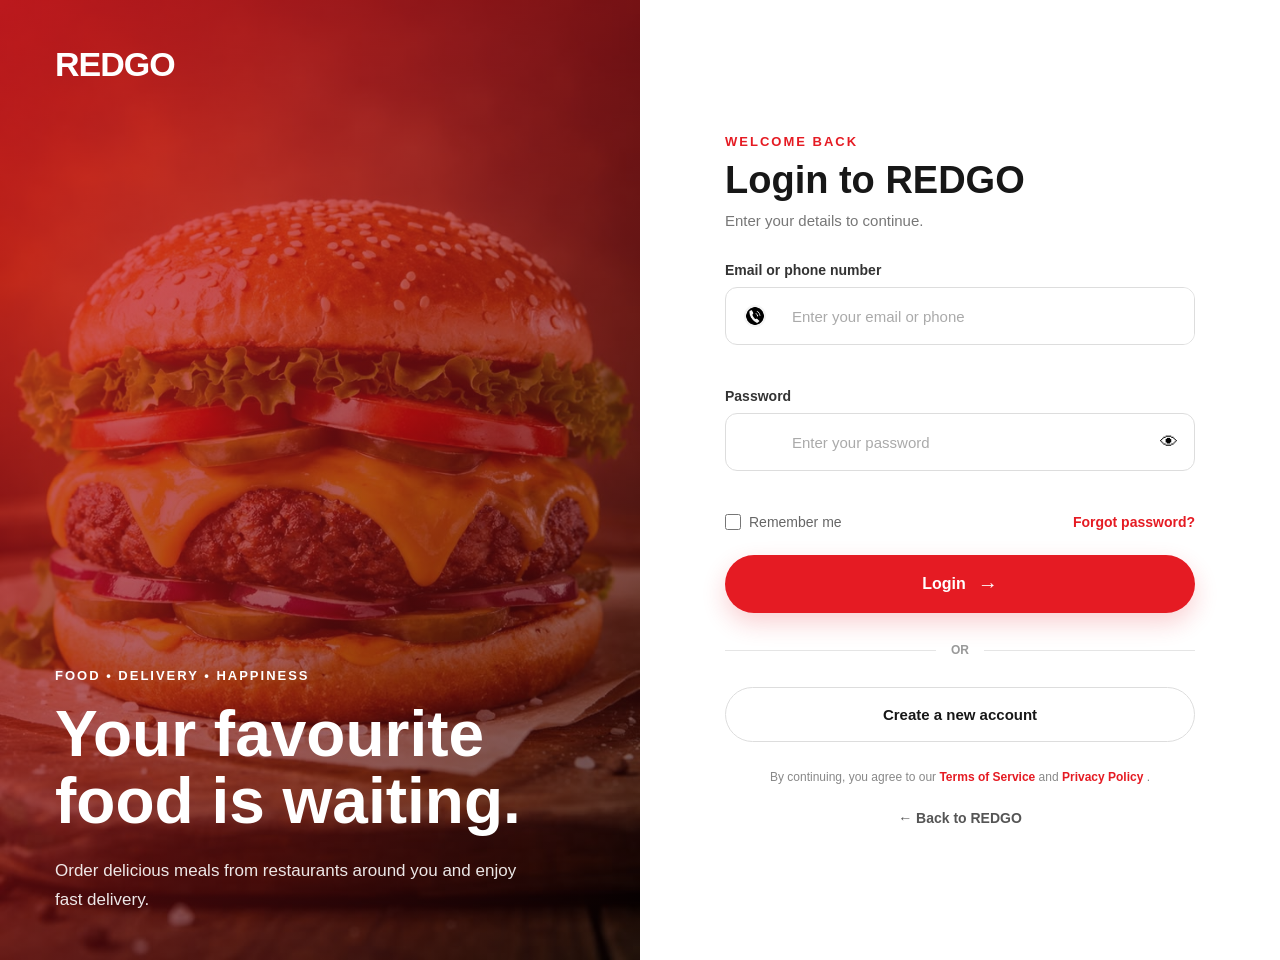
<file: login.html>
<!DOCTYPE html>
<html lang="en">

<head>
    <meta charset="UTF-8">
    <meta name="viewport" content="width=device-width, initial-scale=1.0">

    <title>Login | REDGO</title>

    <style>

        * {
            margin: 0;
            padding: 0;
            box-sizing: border-box;
        }

        html {
            scroll-behavior: smooth;
        }

        body {
            font-family: Arial, Helvetica, sans-serif;
            background: #ffffff;
            color: #171717;
            min-height: 100vh;
            overflow-x: hidden;
        }

        a {
            text-decoration: none;
            color: inherit;
        }

        button,
        input {
            font-family: inherit;
        }


    

        .login-page {
            min-height: 100vh;
            display: flex;
            background: #fff;
        }


        .login-image {
            width: 50%;
            min-height: 100vh;
            position: relative;
            overflow: hidden;
            background: #e51b23;
        }

        .login-image img {
            width: 100%;
            height: 100%;
            object-fit: cover;
            display: block;
            animation: imageZoom 10s ease-in-out infinite alternate;
        }

        .image-overlay {
            position: absolute;
            inset: 0;
            background: linear-gradient(
                135deg,
                rgba(229, 27, 35, 0.78),
                rgba(0, 0, 0, 0.55)
            );
        }

        .image-content {
            position: absolute;
            inset: 0;
            padding: 45px 55px;
            color: white;
            display: flex;
            flex-direction: column;
            justify-content: space-between;
        }

        .logo {
            font-size: 34px;
            font-weight: 900;
            letter-spacing: -1px;
            display: inline-block;
            width: fit-content;
            transition: 0.3s ease;
        }

        .logo span {
            color: #ffffff;
        }

        .logo:hover {
            transform: scale(1.05);
        }

        .image-text {
            max-width: 520px;
            animation: textUp 1s ease forwards;
        }

        .small-title {
            font-size: 13px;
            font-weight: 700;
            letter-spacing: 2px;
            margin-bottom: 18px;
        }

        .image-text h1 {
            font-size: clamp(42px, 5vw, 70px);
            line-height: 1.05;
            margin-bottom: 22px;
        }

        .image-text > p:last-child {
            font-size: 17px;
            line-height: 1.7;
            color: rgba(255,255,255,0.9);
            max-width: 470px;
        }


        /* =========================
           LOGIN SECTION
        ========================= */

        .login-section {
            width: 50%;
            min-height: 100vh;
            display: flex;
            justify-content: center;
            align-items: center;
            padding: 50px;
            background: #ffffff;
        }

        .login-box {
            width: 100%;
            max-width: 470px;
            animation: boxAppear 0.8s ease forwards;
        }


        /* MOBILE LOGO */

        .mobile-logo {
            display: none;
            color: #e51b23;
            font-size: 32px;
            font-weight: 900;
            margin-bottom: 35px;
        }

        .mobile-logo span {
            color: #171717;
        }


        /* =========================
           WELCOME
        ========================= */

        .welcome {
            margin-bottom: 32px;
        }

        .welcome > p {
            color: #e51b23;
            font-size: 13px;
            font-weight: 800;
            letter-spacing: 2px;
            margin-bottom: 10px;
        }

        .welcome h2 {
            font-size: 38px;
            margin-bottom: 10px;
            color: #171717;
        }

        .welcome span {
            color: #777;
            font-size: 15px;
        }


        /* =========================
           FORM
        ========================= */

        .login-form {
            width: 100%;
        }

        .input-group {
            margin-bottom: 22px;
        }

        .input-group label {
            display: block;
            font-size: 14px;
            font-weight: 700;
            margin-bottom: 9px;
            color: #333;
        }

        .input-box {
            height: 58px;
            border: 1px solid #ddd;
            border-radius: 12px;
            display: flex;
            align-items: center;
            background: #fff;
            transition: 0.3s ease;
            overflow: hidden;
        }

        .input-box:focus-within {
            border-color: #e51b23;
            box-shadow: 0 0 0 4px rgba(229, 27, 35, 0.08);
            transform: translateY(-1px);
        }

        .input-icon {
            width: 58px;
            height: 100%;
            display: flex;
            align-items: center;
            justify-content: center;
            flex-shrink: 0;
        }

        .input-icon img {
            width: 22px;
            height: 22px;
            object-fit: cover;
            border-radius: 50%;
        }

        .input-box input {
            flex: 1;
            height: 100%;
            border: none;
            outline: none;
            font-size: 15px;
            color: #171717;
            padding: 0 8px;
            min-width: 0;
        }

        .input-box input::placeholder {
            color: #aaa;
        }

        .show-password {
            width: 50px;
            height: 100%;
            border: none;
            background: transparent;
            cursor: pointer;
            font-size: 18px;
            transition: 0.3s ease;
        }

        .show-password:hover {
            transform: scale(1.15);
        }

        .error-message {
            display: block;
            color: #e51b23;
            font-size: 12px;
            margin-top: 6px;
            min-height: 15px;
        }

        .input-error {
            border-color: #e51b23 !important;
            animation: shake 0.3s ease;
        }


        /* =========================
           OPTIONS
        ========================= */

        .options {
            display: flex;
            justify-content: space-between;
            align-items: center;
            gap: 15px;
            margin: 4px 0 25px;
        }

        .remember {
            display: flex;
            align-items: center;
            gap: 8px;
            color: #666;
            font-size: 14px;
            cursor: pointer;
        }

        .remember input {
            width: 16px;
            height: 16px;
            accent-color: #e51b23;
            cursor: pointer;
        }

        #forgotPassword {
            color: #e51b23;
            font-size: 14px;
            font-weight: 700;
            transition: 0.3s ease;
        }

        #forgotPassword:hover {
            color: #171717;
        }


        /* =========================
           LOGIN BUTTON
        ========================= */

        .login-button {
            width: 100%;
            height: 58px;
            border: none;
            border-radius: 30px;
            background: #e51b23;
            color: white;
            font-size: 16px;
            font-weight: 800;
            cursor: pointer;
            display: flex;
            align-items: center;
            justify-content: center;
            gap: 12px;
            transition: 0.3s ease;
            box-shadow: 0 10px 25px rgba(229, 27, 35, 0.20);
        }

        .login-button:hover {
            background: #171717;
            transform: translateY(-2px);
            box-shadow: 0 14px 30px rgba(0,0,0,0.15);
        }

        .login-button:active {
            transform: scale(0.98);
        }

        .login-button:disabled {
            cursor: not-allowed;
            opacity: 0.8;
        }

        .arrow {
            font-size: 20px;
            transition: 0.3s ease;
        }

        .login-button:hover .arrow {
            transform: translateX(5px);
        }


        /* =========================
           DIVIDER
        ========================= */

        .divider {
            display: flex;
            align-items: center;
            gap: 15px;
            margin: 30px 0;
        }

        .divider span {
            flex: 1;
            height: 1px;
            background: #e5e5e5;
        }

        .divider p {
            color: #999;
            font-size: 12px;
            font-weight: 700;
        }


        /* =========================
           CREATE ACCOUNT
        ========================= */

        .create-account {
            height: 55px;
            width: 100%;
            border: 1px solid #ddd;
            border-radius: 30px;
            display: flex;
            align-items: center;
            justify-content: center;
            color: #171717;
            font-size: 15px;
            font-weight: 700;
            transition: 0.3s ease;
        }

        .create-account:hover {
            border-color: #e51b23;
            color: #e51b23;
            transform: translateY(-2px);
        }


        /* =========================
           TERMS
        ========================= */

        .terms {
            text-align: center;
            color: #888;
            font-size: 12px;
            line-height: 1.7;
            margin-top: 25px;
        }

        .terms a {
            color: #e51b23;
            font-weight: 600;
        }


        /* =========================
           BACK HOME
        ========================= */

        .back-home {
            display: block;
            text-align: center;
            margin-top: 22px;
            color: #555;
            font-size: 14px;
            font-weight: 700;
            transition: 0.3s ease;
        }

        .back-home:hover {
            color: #e51b23;
            transform: translateX(-3px);
        }


        /* =========================
           ANIMATIONS
        ========================= */

        @keyframes imageZoom {
            from {
                transform: scale(1);
            }

            to {
                transform: scale(1.07);
            }
        }

        @keyframes textUp {
            from {
                opacity: 0;
                transform: translateY(30px);
            }

            to {
                opacity: 1;
                transform: translateY(0);
            }
        }

        @keyframes boxAppear {
            from {
                opacity: 0;
                transform: translateX(30px);
            }

            to {
                opacity: 1;
                transform: translateX(0);
            }
        }

        @keyframes shake {
            0% {
                transform: translateX(0);
            }

            25% {
                transform: translateX(-5px);
            }

            50% {
                transform: translateX(5px);
            }

            75% {
                transform: translateX(-5px);
            }

            100% {
                transform: translateX(0);
            }
        }


        /* =========================
           RESPONSIVE
        ========================= */

        @media (max-width: 900px) {

            .login-image {
                width: 42%;
            }

            .login-section {
                width: 58%;
                padding: 35px;
            }

            .image-content {
                padding: 35px;
            }

            .image-text h1 {
                font-size: 45px;
            }

        }


        @media (max-width: 700px) {

            .login-page {
                display: block;
            }

            .login-image {
                display: none;
            }

            .login-section {
                width: 100%;
                min-height: 100vh;
                padding: 30px 22px;
            }

            .login-box {
                max-width: 500px;
            }

            .mobile-logo {
                display: block;
            }

            .welcome h2 {
                font-size: 32px;
            }

        }


        @media (max-width: 450px) {

            .login-section {
                padding: 25px 18px;
            }

            .mobile-logo {
                font-size: 28px;
                margin-bottom: 28px;
            }

            .welcome h2 {
                font-size: 28px;
            }

            .options {
                align-items: flex-start;
            }

            .remember {
                font-size: 13px;
            }

            #forgotPassword {
                font-size: 13px;
            }

        }

    </style>
</head>


<body>

    <main class="login-page">


        <!-- LEFT IMAGE SECTION -->

        <section class="login-image">

            <img
                src="./images/Hamburger.jpg"
                alt="Food"
            >

            <div class="image-overlay"></div>

            <div class="image-content">

                <a href="index.html" class="logo">
                    RED<span>GO</span>
                </a>

                <div class="image-text">

                    <p class="small-title">
                        FOOD • DELIVERY • HAPPINESS
                    </p>

                    <h1>
                        Your favourite
                        food is waiting.
                    </h1>

                    <p>
                        Order delicious meals from restaurants
                        around you and enjoy fast delivery.
                    </p>

                </div>

            </div>

        </section>


        <!-- LOGIN SECTION -->

        <section class="login-section">

            <div class="login-box">


                <!-- MOBILE LOGO -->

                <a href="index.html" class="mobile-logo">
                    RED<span>GO</span>
                </a>


                <!-- WELCOME -->

                <div class="welcome">

                    <p>WELCOME BACK</p>

                    <h2>
                        Login to REDGO
                    </h2>

                    <span>
                        Enter your details to continue.
                    </span>

                </div>


                <!-- LOGIN FORM -->

                <form
                    class="login-form"
                    id="loginForm"
                >


                    <!-- EMAIL / PHONE -->

                    <div class="input-group">

                        <label for="email">
                            Email or phone number
                        </label>

                        <div class="input-box">

                            <div class="input-icon">

                                <img
                                    src="./images/phone.jpg"
                                    alt="User"
                                >

                            </div>

                            <input
                                type="text"
                                id="email"
                                placeholder="Enter your email or phone"
                                autocomplete="username"
                                required
                            >

                        </div>

                        <small
                            class="error-message"
                            id="emailError"
                        ></small>

                    </div>


                    <!-- PASSWORD -->

                    <div class="input-group">

                        <label for="password">
                            Password
                        </label>

                        <div class="input-box">

                            <div class="input-icon">

                                <!-- <img
                                    src="./Images/Password free icons designed by Gregor Cresnar.jpg"
                                    alt="Password"
                                > -->

                            </div>

                            <input
                                type="password"
                                id="password"
                                placeholder="Enter your password"
                                autocomplete="current-password"
                                required
                            >

                            <button
                                type="button"
                                class="show-password"
                                id="showPassword"
                                aria-label="Show password"
                            >
                                👁
                            </button>

                        </div>

                        <small
                            class="error-message"
                            id="passwordError"
                        ></small>

                    </div>


                    <!-- OPTIONS -->

                    <div class="options">

                        <label class="remember">

                            <input
                                type="checkbox"
                                id="rememberMe"
                            >

                            <span>
                                Remember me
                            </span>

                        </label>

                        <a
                            href="#"
                            id="forgotPassword"
                        >
                            Forgot password?
                        </a>

                    </div>


                    <!-- LOGIN BUTTON -->

                    <button
                        type="submit"
                        class="login-button"
                        id="loginButton"
                    >

                        <span id="loginButtonText">
                            Login
                        </span>

                        <span
                            class="arrow"
                            id="loginArrow"
                        >
                            →
                        </span>

                    </button>

                </form>


                <!-- DIVIDER -->

                <div class="divider">

                    <span></span>

                    <p>OR</p>

                    <span></span>

                </div>


                <!-- CREATE ACCOUNT -->

                <a
                    href="createaccount.html"
                    class="create-account"
                >
                    Create a new account
                </a>


                <!-- TERMS -->

                <p class="terms">

                    By continuing, you agree to our

                    <a href="#">
                        Terms of Service
                    </a>

                    and

                    <a href="#">
                        Privacy Policy
                    </a>.

                </p>


                <!-- BACK HOME -->

                <a
                    href="index.html"
                    class="back-home"
                >
                    ← Back to REDGO
                </a>

            </div>

        </section>

    </main>


    <!-- JAVASCRIPT -->

    <script>

        const loginForm =
            document.getElementById("loginForm");

        const emailInput =
            document.getElementById("email");

        const passwordInput =
            document.getElementById("password");

        const emailError =
            document.getElementById("emailError");

        const passwordError =
            document.getElementById("passwordError");

        const loginButton =
            document.getElementById("loginButton");

        const loginButtonText =
            document.getElementById("loginButtonText");

        const loginArrow =
            document.getElementById("loginArrow");

        const showPassword =
            document.getElementById("showPassword");

        const forgotPassword =
            document.getElementById("forgotPassword");


        /* =========================
           SHOW / HIDE PASSWORD
        ========================= */

        showPassword.addEventListener(
            "click",
            function () {

                if (passwordInput.type === "password") {

                    passwordInput.type = "text";

                    showPassword.textContent = "🙈";

                    showPassword.setAttribute(
                        "aria-label",
                        "Hide password"
                    );

                } else {

                    passwordInput.type = "password";

                    showPassword.textContent = "👁";

                    showPassword.setAttribute(
                        "aria-label",
                        "Show password"
                    );

                }

            }
        );


        /* =========================
           CLEAR EMAIL ERROR
        ========================= */

        emailInput.addEventListener(
            "input",
            function () {

                emailError.textContent = "";

                emailInput
                    .closest(".input-box")
                    .classList.remove("input-error");

            }
        );


        /* =========================
           CLEAR PASSWORD ERROR
        ========================= */

        passwordInput.addEventListener(
            "input",
            function () {

                passwordError.textContent = "";

                passwordInput
                    .closest(".input-box")
                    .classList.remove("input-error");

            }
        );


        /* =========================
           FORGOT PASSWORD
        ========================= */

        forgotPassword.addEventListener(
            "click",
            function (event) {

                event.preventDefault();

                alert(
                    "Password recovery is coming soon."
                );

            }
        );


        /* =========================
           LOGIN
        ========================= */

        loginForm.addEventListener(
            "submit",
            function (event) {

                event.preventDefault();


                const email =
                    emailInput.value.trim();

                const password =
                    passwordInput.value.trim();


                /* RESET ERRORS */

                emailError.textContent = "";

                passwordError.textContent = "";

                emailInput
                    .closest(".input-box")
                    .classList.remove("input-error");

                passwordInput
                    .closest(".input-box")
                    .classList.remove("input-error");


                let valid = true;


                /* CHECK EMAIL / PHONE */

                if (email === "") {

                    emailError.textContent =
                        "Please enter your email or phone number.";

                    emailInput
                        .closest(".input-box")
                        .classList.add("input-error");

                    valid = false;

                }


                /* CHECK PASSWORD */

                if (password === "") {

                    passwordError.textContent =
                        "Please enter your password.";

                    passwordInput
                        .closest(".input-box")
                        .classList.add("input-error");

                    valid = false;

                }


                /* STOP IF INVALID */

                if (!valid) {

                    return;

                }


                /* BUTTON LOADING */

                loginButton.disabled = true;

                loginButtonText.textContent =
                    "Checking...";

                loginArrow.textContent =
                    "⏳";


                /* REDIRECT */

                setTimeout(
                    function () {

                        loginButtonText.textContent =
                            "Success!";

                        loginArrow.textContent =
                            "✓";


                        setTimeout(
                            function () {

                                window.location.href =
                                    "order.html";

                            },
                            700
                        );

                    },
                    1000
                );

            }
        );


        /* =========================
           ENTER KEY
        ========================= */

        passwordInput.addEventListener(
            "keydown",
            function (event) {

                if (event.key === "Enter") {

                    loginForm.requestSubmit();

                }

            }
        );


        /* =========================
           PAGE LOAD
        ========================= */

        window.addEventListener(
            "load",
            function () {

                document.body.classList.add(
                    "page-loaded"
                );

            }
        );

    </script>

</body>

</html>
</file>
<file: index.css>
* {
    margin: 0;
    padding: 0;
    box-sizing: border-box;
}

html {
    scroll-behavior: smooth;
}

body {
    font-family: Arial, Helvetica, sans-serif;
    background: #fff;
    color: #171717;
    overflow-x: hidden;
}

img {
    display: block;
    max-width: 100%;
}

a {
    text-decoration: none;
    color: inherit;
}

button,
input {
    font: inherit;
}

button {
    cursor: pointer;
}

.header {
    min-height: 78px;
    padding: 15px 6%;
    display: flex;
    align-items: center;
    justify-content: space-between;
    background: #fff;
    border-bottom: 1px solid #eee;
    position: relative;
    z-index: 20;
}

.logo {
    width: 130px;
}

.logo img {
    width: 100%;
    height: 45px;
    object-fit: contain;
}

.navbar {
    display: flex;
    align-items: center;
    gap: 35px;
}

.navbar a {
    position: relative;
    font-size: 15px;
    font-weight: 600;
    transition: .3s ease;
}

.navbar a::after {
    content: "";
    position: absolute;
    left: 0;
    bottom: -8px;
    width: 0;
    height: 2px;
    background: #e51b23;
    transition: .3s ease;
}

.navbar a:hover {
    color: #e51b23;
}

.navbar a:hover::after {
    width: 100%;
}

.header-actions {
    display: flex;
    align-items: center;
    gap: 12px;
}

.icon-btn {
    width: 42px;
    height: 42px;
    border: 1px solid #eee;
    border-radius: 50%;
    background: #fff;
    display: flex;
    align-items: center;
    justify-content: center;
    transition: .3s ease;
}

.icon-btn:hover {
    transform: translateY(-3px);
    box-shadow: 0 8px 20px rgba(0, 0, 0, .08);
}

.icon-btn img {
    width: 18px;
    height: 18px;
    object-fit: contain;
}

.login-btn {
    border: none;
    background: #171717;
    color: #fff;
    padding: 12px 23px;
    border-radius: 30px;
    font-weight: 600;
    transition: .3s ease;
}

.login-btn:hover {
    background: #e51b23;
    transform: translateY(-3px);
}

.hero {
    min-height: 720px;
    padding: 80px 7%;
    display: flex;
    align-items: center;
    justify-content: space-between;
    gap: 60px;
    position: relative;
    overflow: hidden;
    background:
        radial-gradient(circle at 80% 45%, rgba(229, 27, 35, .10), transparent 28%),
        linear-gradient(135deg, #fff 0%, #fff8f4 55%, #fff 100%);
}

.hero::before {
    content: "";
    position: absolute;
    width: 500px;
    height: 500px;
    right: -180px;
    top: -150px;
    border-radius: 50%;
    background: rgba(229, 27, 35, .04);
}

.hero-content {
    width: 50%;
    max-width: 650px;
    position: relative;
    z-index: 5;
    animation: heroText .8s ease forwards;
}

.hero-badge {
    display: inline-flex;
    align-items: center;
    gap: 9px;
    padding: 9px 15px;
    border-radius: 30px;
    background: #fff0ee;
    color: #e51b23;
    font-size: 12px;
    font-weight: 800;
    letter-spacing: 1.3px;
    margin-bottom: 22px;
}

.badge-dot {
    width: 8px;
    height: 8px;
    border-radius: 50%;
    background: #e51b23;
    box-shadow: 0 0 0 5px rgba(229, 27, 35, .10);
}

.hero h1 {
    font-size: clamp(48px, 6vw, 78px);
    line-height: .98;
    letter-spacing: -4px;
    max-width: 680px;
    margin-bottom: 26px;
}

.hero h1 span {
    display: block;
    color: #e51b23;
}

.hero-content > p {
    max-width: 560px;
    color: #686868;
    font-size: 17px;
    line-height: 1.7;
    margin-bottom: 32px;
}

.hero-search {
    width: 100%;
    max-width: 630px;
    min-height: 76px;
    padding: 8px;
    background: #fff;
    border: 1px solid #f1eeee;
    border-radius: 45px;
    display: flex;
    align-items: center;
    box-shadow: 0 20px 50px rgba(0, 0, 0, .10);
    animation: searchAppear 1s ease .2s both;
}

.location-box {
    flex: 1;
    min-width: 0;
    display: flex;
    align-items: center;
    gap: 13px;
    padding: 0 18px;
}

.location-icon {
    width: 42px;
    height: 42px;
    flex-shrink: 0;
    display: flex;
    align-items: center;
    justify-content: center;
    border-radius: 50%;
    background: #fff0ee;
    color: #e51b23;
}

.location-input {
    min-width: 0;
    display: flex;
    flex-direction: column;
    gap: 3px;
}

.location-input label {
    color: #999;
    font-size: 9px;
    font-weight: 800;
    letter-spacing: 1px;
}

.location-input input {
    width: 100%;
    min-width: 0;
    border: none;
    outline: none;
    color: #222;
    font-size: 14px;
    background: transparent;
}

.location-input input::placeholder {
    color: #777;
}

.find-food-btn {
    border: none;
    background: #e51b23;
    color: #fff;
    padding: 16px 23px;
    border-radius: 35px;
    display: flex;
    align-items: center;
    gap: 12px;
    font-weight: 700;
    transition: .3s ease;
    white-space: nowrap;
}

.find-food-btn i {
    font-size: 13px;
    transition: .3s ease;
}

.find-food-btn:hover {
    background: #171717;
    transform: translateY(-2px);
}

.find-food-btn:hover i {
    transform: translateX(4px);
}

.hero-info {
    display: flex;
    align-items: center;
    gap: 25px;
    margin-top: 35px;
}

.hero-stat {
    display: flex;
    flex-direction: column;
    gap: 5px;
}

.hero-stat strong {
    font-size: 23px;
    line-height: 1;
}

.hero-stat span {
    color: #777;
    font-size: 12px;
}

.hero-divider {
    width: 1px;
    height: 38px;
    background: #ddd;
}

.hero-visual {
    width: 47%;
    max-width: 620px;
    height: 590px;
    position: relative;
    display: flex;
    align-items: center;
    justify-content: center;
    animation: heroImageEnter 1s ease forwards;
}

.hero-glow {
    position: absolute;
    width: 480px;
    height: 480px;
    border-radius: 50%;
    background: rgba(229, 27, 35, .08);
    filter: blur(2px);
}

.food-circle {
    width: 500px;
    height: 500px;
    position: relative;
    z-index: 2;
    border-radius: 50%;
    display: flex;
    align-items: center;
    justify-content: center;
}

.circle-ring {
    position: absolute;
    inset: 15px;
    border: 2px dashed rgba(229, 27, 35, .25);
    border-radius: 50%;
    animation: rotateRing 22s linear infinite;
}

.food-circle img {
    width: 450px;
    height: 450px;
    object-fit: cover;
    border-radius: 50%;
    border: 14px solid #fff;
    box-shadow: 0 35px 80px rgba(0, 0, 0, .20);
    animation: burgerFloat 5s ease-in-out infinite;
}

.delivery-card,
.rating-card {
    position: absolute;
    z-index: 5;
    background: rgba(255, 255, 255, .96);
    border: 1px solid rgba(255, 255, 255, .8);
    box-shadow: 0 18px 45px rgba(0, 0, 0, .13);
    backdrop-filter: blur(12px);
    border-radius: 18px;
    display: flex;
    align-items: center;
}

.delivery-card {
    left: 0;
    bottom: 105px;
    padding: 13px 18px 13px 13px;
    gap: 12px;
    animation: cardFloat 4s ease-in-out infinite;
}

.delivery-card strong,
.rating-card strong {
    display: block;
    font-size: 14px;
    margin-bottom: 3px;
}

.delivery-card span,
.rating-card span {
    display: block;
    color: #888;
    font-size: 11px;
}

.delivery-icon,
.rating-star {
    width: 42px;
    height: 42px;
    border-radius: 13px;
    display: flex;
    align-items: center;
    justify-content: center;
}

.delivery-icon {
    color: #fff;
    background: #e51b23;
}

.rating-star {
    color: #fff;
    background: #171717;
}

.rating-card {
    right: 0;
    top: 115px;
    padding: 13px 18px 13px 13px;
    gap: 12px;
    animation: cardFloat 4s ease-in-out 1s infinite;
}

.floating-dot {
    position: absolute;
    border-radius: 50%;
    background: #e51b23;
}

.dot-one {
    width: 12px;
    height: 12px;
    top: 80px;
    left: 80px;
    animation: dotMove 3s ease-in-out infinite;
}

.dot-two {
    width: 8px;
    height: 8px;
    right: 55px;
    bottom: 150px;
    background: #ffb000;
    animation: dotMove 4s ease-in-out infinite reverse;
}

.dot-three {
    width: 18px;
    height: 18px;
    right: 80px;
    top: 70px;
    background: rgba(229, 27, 35, .25);
    animation: dotMove 5s ease-in-out infinite;
}

.section {
    padding: 90px 7%;
}

.section-heading {
    display: flex;
    align-items: flex-end;
    justify-content: space-between;
    margin-bottom: 35px;
}

.section-heading span {
    color: #e51b23;
    font-size: 12px;
    font-weight: 800;
    letter-spacing: 2px;
}

.section-heading h2 {
    font-size: 38px;
    line-height: 1.1;
    margin-top: 8px;
}

.section-heading > a {
    color: #e51b23;
    font-weight: 700;
    transition: .3s ease;
}

.section-heading > a i {
    margin-left: 7px;
    transition: .3s ease;
}

.section-heading > a:hover {
    transform: translateX(5px);
}

.section-heading > a:hover i {
    transform: translateX(4px);
}

.category-grid {
    display: grid;
    grid-template-columns: repeat(6, 1fr);
    gap: 18px;
}

.category-card {
    text-align: center;
    cursor: pointer;
    transition: .35s ease;
}

.category-card:hover {
    transform: translateY(-9px);
}

.category-image {
    width: 100%;
    height: 150px;
    border-radius: 20px;
    overflow: hidden;
    background: #f4f4f4;
    margin-bottom: 13px;
}

.category-image img {
    width: 100%;
    height: 100%;
    object-fit: cover;
    transition: .5s ease;
}

.category-card:hover .category-image img {
    transform: scale(1.08);
}

.category-card h3 {
    font-size: 16px;
}

.restaurants {
    background: #fafafa;
}

.restaurant-grid {
    display: grid;
    grid-template-columns: repeat(4, 1fr);
    gap: 22px;
}

.restaurant-card {
    background: #fff;
    border-radius: 22px;
    overflow: hidden;
    box-shadow: 0 10px 35px rgba(0, 0, 0, .06);
    transition: .35s ease;
}

.restaurant-card:hover {
    transform: translateY(-8px);
    box-shadow: 0 20px 50px rgba(0, 0, 0, .12);
}

.restaurant-image {
    height: 230px;
    position: relative;
    overflow: hidden;
    background: #eee;
}

.restaurant-image > img {
    width: 100%;
    height: 100%;
    object-fit: cover;
    transition: .6s ease;
}

.restaurant-card:hover .restaurant-image > img {
    transform: scale(1.07);
}

.discount {
    position: absolute;
    top: 15px;
    left: 15px;
    background: #e51b23;
    color: #fff;
    padding: 7px 11px;
    border-radius: 7px;
    font-size: 11px;
    font-weight: 800;
}

.favorite {
    position: absolute;
    top: 15px;
    right: 15px;
    width: 38px;
    height: 38px;
    border: none;
    border-radius: 50%;
    background: #fff;
    display: flex;
    align-items: center;
    justify-content: center;
    transition: .3s ease;
}

.favorite:hover {
    color: #e51b23;
    transform: scale(1.1);
}

.restaurant-info {
    padding: 18px;
}

.rating {
    color: #f49b00;
    font-size: 13px;
    font-weight: 700;
    margin-bottom: 7px;
}

.restaurant-info h3 {
    font-size: 20px;
    margin-bottom: 5px;
}

.restaurant-info p {
    color: #777;
    font-size: 13px;
}

.delivery {
    display: flex;
    justify-content: space-between;
    margin-top: 17px;
    color: #555;
    font-size: 12px;
}

.delivery i {
    margin-right: 4px;
}

.promo {
    display: flex;
    align-items: center;
    justify-content: space-between;
    gap: 50px;
    background: #171717;
    color: #fff;
    margin: 0 7%;
    padding: 70px;
    border-radius: 35px;
    overflow: hidden;
}

.promo-content {
    width: 50%;
}

.promo-content > span {
    color: #ffb000;
    font-size: 12px;
    font-weight: 800;
    letter-spacing: 2px;
}

.promo-content h2 {
    font-size: 45px;
    line-height: 1.1;
    margin: 15px 0;
}

.promo-content h2 strong {
    color: #e51b23;
}

.promo-content p {
    color: #bbb;
    max-width: 500px;
    line-height: 1.7;
    margin-bottom: 25px;
}

.promo-btn {
    display: inline-flex;
    align-items: center;
    gap: 10px;
    border: none;
    background: #e51b23;
    color: #fff;
    padding: 14px 25px;
    border-radius: 30px;
    font-weight: 700;
    transition: .3s ease;
}

.promo-btn:hover {
    transform: translateY(-4px);
    background: #fff;
    color: #171717;
}

.promo-btn i {
    transition: .3s ease;
}

.promo-btn:hover i {
    transform: translateX(4px);
}

.promo-image {
    width: 43%;
    height: 300px;
}

.promo-image img {
    width: 100%;
    height: 100%;
    object-fit: contain;
    animation: promoFloat 4s ease-in-out infinite;
}

.app-section {
    display: flex;
    align-items: center;
    gap: 80px;
}

.app-image {
    width: 45%;
    height: 500px;
    background: #f6f6f6;
    border-radius: 30px;
    overflow: hidden;
}

.app-image img {
    width: 100%;
    height: 100%;
    object-fit: cover;
    transition: .6s ease;
}

.app-image:hover img {
    transform: scale(1.06);
}

.app-content {
    flex: 1;
}

.app-content > span {
    color: #e51b23;
    font-size: 12px;
    font-weight: 800;
    letter-spacing: 2px;
}

.app-content h2 {
    font-size: 45px;
    line-height: 1.1;
    margin: 15px 0 20px;
}

.app-content p {
    color: #666;
    max-width: 500px;
    line-height: 1.7;
    margin-bottom: 25px;
}

.app-buttons {
    display: flex;
    gap: 12px;
}

.store-btn {
    width: 160px;
    transition: .3s ease;
}

.store-btn:hover {
    transform: translateY(-5px);
}

.store-btn img {
    width: 100%;
    height: 52px;
    object-fit: contain;
}

.footer {
    background: #111;
    color: #fff;
    padding: 80px 7% 25px;
    position: relative;
    overflow: hidden;
}

.footer::before {
    content: "";
    position: absolute;
    width: 350px;
    height: 350px;
    right: -150px;
    top: -150px;
    border-radius: 50%;
    background: rgba(229, 27, 35, 0.08);
    pointer-events: none;
}

.footer::after {
    content: "";
    position: absolute;
    width: 250px;
    height: 250px;
    left: -130px;
    bottom: -150px;
    border-radius: 50%;
    background: rgba(229, 27, 35, 0.05);
    pointer-events: none;
}

.footer-top {
    max-width: 1300px;
    margin: auto;
    display: grid;
    grid-template-columns: 2fr 1fr 1fr 1fr;
    gap: 60px;
    padding-bottom: 55px;
    position: relative;
    z-index: 2;
}

.footer-brand {
    max-width: 330px;
}

.footer-brand > a {
    display: inline-block;
}

.footer-brand > a img {
    width: 130px;
    height: 55px;
    object-fit: cover;
    border-radius: 12px;
    transition: .4s ease;
}

.footer-brand > a:hover img {
    transform: scale(1.05) translateY(-3px);
    box-shadow: 0 10px 30px rgba(229, 27, 35, .25);
}

.footer-brand p {
    color: #aaa;
    max-width: 300px;
    line-height: 1.8;
    margin: 18px 0 25px;
    font-size: 14px;
}

.socials {
    display: flex;
    gap: 11px;
}

.socials a {
    width: 42px;
    height: 42px;
    background: #222;
    border: 1px solid #333;
    border-radius: 50%;
    display: flex;
    align-items: center;
    justify-content: center;
    color: #fff;
    transition: all .35s ease;
}

.socials a:hover {
    background: #e51b23;
    border-color: #e51b23;
    transform: translateY(-6px) rotate(5deg);
    box-shadow: 0 10px 25px rgba(229, 27, 35, .25);
}

.footer-column {
    display: flex;
    flex-direction: column;
    gap: 13px;
}

.footer-column h3 {
    color: #fff;
    font-size: 17px;
    font-weight: 700;
    margin-bottom: 8px;
    position: relative;
    padding-bottom: 10px;
}

.footer-column h3::after {
    content: "";
    position: absolute;
    left: 0;
    bottom: 0;
    width: 30px;
    height: 2px;
    background: #e51b23;
    transition: .35s ease;
}

.footer-column:hover h3::after {
    width: 55px;
}

.footer-column a {
    color: #999;
    font-size: 14px;
    width: fit-content;
    transition: all .3s ease;
}

.footer-column a:hover {
    color: #e51b23;
    transform: translateX(6px);
}

.footer-bottom {
    max-width: 1300px;
    margin: auto;
    border-top: 1px solid #292929;
    padding-top: 25px;
    display: flex;
    align-items: center;
    justify-content: center;
    position: relative;
    z-index: 2;
}

.footer-bottom p {
    color: #777;
    font-size: 13px;
    text-align: center;
    margin: 0;
    transition: .3s ease;
}

.footer-bottom p:hover {
    color: #aaa;
}

@keyframes heroText {
    from {
        opacity: 0;
        transform: translateX(-45px);
    }

    to {
        opacity: 1;
        transform: translateX(0);
    }
}

@keyframes heroImageEnter {
    from {
        opacity: 0;
        transform: translateX(60px) scale(.92);
    }

    to {
        opacity: 1;
        transform: translateX(0) scale(1);
    }
}

@keyframes searchAppear {
    from {
        opacity: 0;
        transform: translateY(20px);
    }

    to {
        opacity: 1;
        transform: translateY(0);
    }
}

@keyframes burgerFloat {
    0%,
    100% {
        transform: translateY(0) rotate(0deg);
    }

    50% {
        transform: translateY(-13px) rotate(1deg);
    }
}

@keyframes cardFloat {
    0%,
    100% {
        transform: translateY(0);
    }

    50% {
        transform: translateY(-10px);
    }
}

@keyframes rotateRing {
    from {
        transform: rotate(0deg);
    }

    to {
        transform: rotate(360deg);
    }
}

@keyframes dotMove {
    0%,
    100% {
        transform: translate(0, 0);
    }

    50% {
        transform: translate(8px, -12px);
    }
}

@keyframes promoFloat {
    0%,
    100% {
        transform: translateY(0) rotate(0);
    }

    50% {
        transform: translateY(-12px) rotate(2deg);
    }
}

@media (max-width: 1100px) {
    .navbar {
        gap: 18px;
    }

    .hero {
        gap: 25px;
    }

    .hero-content {
        width: 52%;
    }

    .hero-visual {
        width: 48%;
        height: 520px;
    }

    .food-circle {
        width: 400px;
        height: 400px;
    }

    .food-circle img {
        width: 360px;
        height: 360px;
    }

    .hero-glow {
        width: 400px;
        height: 400px;
    }

    .rating-card {
        right: -5px;
    }

    .delivery-card {
        left: -5px;
    }

    .category-grid {
        grid-template-columns: repeat(3, 1fr);
    }

    .restaurant-grid {
        grid-template-columns: repeat(2, 1fr);
    }

    .hero h1 {
        font-size: 55px;
    }
}

@media (max-width: 850px) {
    .header {
        flex-wrap: wrap;
        gap: 15px;
    }

    .navbar {
        order: 3;
        width: 100%;
        justify-content: center;
        overflow-x: auto;
        padding-bottom: 5px;
    }

    .hero {
        flex-direction: column;
        text-align: center;
        padding: 65px 5% 80px;
    }

    .hero-content {
        width: 100%;
        max-width: 700px;
    }

    .hero-badge {
        margin-left: auto;
        margin-right: auto;
    }

    .hero-content > p {
        margin-left: auto;
        margin-right: auto;
    }

    .hero-search {
        margin: auto;
    }

    .hero-info {
        justify-content: center;
    }

    .hero-visual {
        width: 100%;
        height: 520px;
        max-width: 600px;
    }

    .promo {
        flex-direction: column;
        margin: 0 4%;
        padding: 50px 30px;
        text-align: center;
    }

    .promo-content {
        width: 100%;
    }

    .promo-content p {
        margin-left: auto;
        margin-right: auto;
    }

    .promo-image {
        width: 80%;
    }

    .app-section {
        flex-direction: column;
    }

    .app-image {
        width: 100%;
    }

    .app-content {
        text-align: center;
    }

    .app-content p {
        margin-left: auto;
        margin-right: auto;
    }

    .app-buttons {
        justify-content: center;
    }

    .footer-top {
        grid-template-columns: repeat(2, 1fr);
    }
}

@media (max-width: 600px) {
    .header {
        padding: 13px 5%;
    }

    .logo {
        width: 105px;
    }

    .header-actions .icon-btn {
        display: none;
    }

    .login-btn {
        padding: 10px 17px;
    }

    .navbar {
        justify-content: flex-start;
        gap: 25px;
    }

    .hero {
        padding: 50px 5% 70px;
    }

    .hero h1 {
        font-size: 43px;
        letter-spacing: -2.5px;
    }

    .hero-content > p {
        font-size: 15px;
    }

    .hero-search {
        flex-direction: column;
        background: transparent;
        border: none;
        box-shadow: none;
        gap: 10px;
        padding: 0;
    }

    .location-box {
        width: 100%;
        min-height: 65px;
        background: #fff;
        border-radius: 40px;
        box-shadow: 0 10px 30px rgba(0, 0, 0, .08);
    }

    .find-food-btn {
        width: 100%;
        justify-content: center;
    }

    .hero-info {
        gap: 12px;
    }

    .hero-stat strong {
        font-size: 18px;
    }

    .hero-stat span {
        font-size: 10px;
    }

    .hero-divider {
        height: 32px;
    }

    .hero-visual {
        height: 390px;
    }

    .food-circle {
        width: 320px;
        height: 320px;
    }

    .food-circle img {
        width: 290px;
        height: 290px;
        border-width: 9px;
    }

    .hero-glow {
        width: 320px;
        height: 320px;
    }

    .circle-ring {
        inset: 7px;
    }

    .delivery-card {
        left: 0;
        bottom: 40px;
        transform: scale(.88);
    }

    .rating-card {
        right: 0;
        top: 35px;
        transform: scale(.88);
    }

    .dot-one {
        left: 25px;
        top: 20px;
    }

    .dot-two {
        right: 20px;
        bottom: 80px;
    }

    .dot-three {
        right: 30px;
        top: 25px;
    }

    .section {
        padding: 65px 5%;
    }

    .section-heading {
        margin-bottom: 25px;
    }

    .section-heading h2 {
        font-size: 30px;
    }

    .section-heading > a {
        display: none;
    }

    .category-grid {
        grid-template-columns: repeat(2, 1fr);
        gap: 25px 15px;
    }

    .category-image {
        height: 135px;
    }

    .restaurant-grid {
        grid-template-columns: 1fr;
    }

    .restaurant-image {
        height: 245px;
    }

    .promo {
        border-radius: 25px;
    }

    .promo-content h2 {
        font-size: 34px;
    }

    .promo-image {
        height: 230px;
    }

    .app-content h2 {
        font-size: 35px;
    }

    .app-image {
        height: 400px;
    }

    .footer-top {
        grid-template-columns: 1fr;
        gap: 35px;
    }

    .footer {
        padding-left: 5%;
        padding-right: 5%;
    }
}

@media (prefers-reduced-motion: reduce) {
    *,
    *::before,
    *::after {
        animation-duration: .01ms !important;
        animation-iteration-count: 1 !important;
        scroll-behavior: auto !important;
    }
}
```css
* {
    margin: 0;
    padding: 0;
    box-sizing: border-box;
}

body {
    font-family: Arial, Helvetica, sans-serif;
    background: #ffffff;
    color: #171717;
    overflow-x: hidden;
}

a {
    text-decoration: none;
    color: inherit;
}

button,
input {
    font-family: inherit;
}


/* =========================
   LOGIN PAGE
========================= */

.login-page {
    min-height: 100vh;
    display: flex;
}


/* =========================
   LEFT IMAGE
========================= */

.login-image {
    width: 50%;
    min-height: 100vh;
    position: relative;
    overflow: hidden;
}

.login-image img {
    width: 100%;
    height: 100%;
    object-fit: cover;
    display: block;
    transition: transform 0.8s ease;
}

.login-image:hover img {
    transform: scale(1.04);
}

.image-overlay {
    position: absolute;
    inset: 0;
    background: linear-gradient(
        135deg,
        rgba(229, 27, 35, 0.85),
        rgba(0, 0, 0, 0.35)
    );
}

.image-content {
    position: absolute;
    inset: 0;
    padding: 45px 55px;
    color: white;
    display: flex;
    flex-direction: column;
    justify-content: space-between;
}

.logo,
.mobile-logo {
    font-size: 32px;
    font-weight: 900;
    letter-spacing: -1px;
}

.logo span,
.mobile-logo span {
    color: #e51b23;
}

.image-content .logo {
    color: white;
}

.image-text {
    max-width: 520px;
    padding-bottom: 40px;
}

.small-title {
    font-size: 13px;
    font-weight: 700;
    letter-spacing: 2px;
    margin-bottom: 18px;
}

.image-text h1 {
    font-size: clamp(40px, 5vw, 70px);
    line-height: 1.05;
    margin-bottom: 22px;
}

.image-text > p:last-child {
    font-size: 17px;
    line-height: 1.7;
    max-width: 450px;
    color: rgba(255,255,255,0.9);
}


/* =========================
   RIGHT LOGIN SECTION
========================= */

.login-section {
    width: 50%;
    min-height: 100vh;
    display: flex;
    justify-content: center;
    align-items: center;
    padding: 40px;
    background: #ffffff;
}

.login-box {
    width: 100%;
    max-width: 460px;
    animation: loginBoxAppear 0.7s ease;
}

@keyframes loginBoxAppear {
    from {
        opacity: 0;
        transform: translateY(25px);
    }

    to {
        opacity: 1;
        transform: translateY(0);
    }
}

.mobile-logo {
    display: none;
}

.welcome {
    margin-bottom: 30px;
}

.welcome p {
    color: #e51b23;
    font-size: 12px;
    font-weight: 800;
    letter-spacing: 2px;
    margin-bottom: 10px;
}

.welcome h2 {
    font-size: 36px;
    margin-bottom: 10px;
}

.welcome span {
    color: #777;
    font-size: 15px;
}


/* =========================
   FORM
========================= */

.login-form {
    width: 100%;
}

.input-group {
    margin-bottom: 22px;
}

.input-group label {
    display: block;
    font-size: 14px;
    font-weight: 700;
    margin-bottom: 9px;
}

.input-box {
    height: 58px;
    border: 1px solid #dddddd;
    border-radius: 12px;
    display: flex;
    align-items: center;
    overflow: hidden;
    transition: all 0.3s ease;
    background: white;
}

.input-box:focus-within {
    border-color: #e51b23;
    box-shadow: 0 0 0 4px rgba(229, 27, 35, 0.08);
}

.input-icon {
    width: 58px;
    height: 100%;
    display: flex;
    justify-content: center;
    align-items: center;
}

.input-icon img {
    width: 22px;
    height: 22px;
    object-fit: contain;
}

.input-box input {
    flex: 1;
    height: 100%;
    border: none;
    outline: none;
    font-size: 15px;
    padding-right: 15px;
    color: #171717;
}

.input-box input::placeholder {
    color: #999;
}


/* =========================
   OPTIONS
========================= */

.options {
    display: flex;
    justify-content: space-between;
    align-items: center;
    margin: 5px 0 25px;
    font-size: 13px;
}

.remember {
    display: flex;
    align-items: center;
    gap: 8px;
    color: #555;
}

.remember input {
    accent-color: #e51b23;
}

.options a {
    color: #e51b23;
    font-weight: 600;
}

.options a:hover {
    text-decoration: underline;
}


/* =========================
   LOGIN BUTTON
========================= */

.login-button {
    width: 100%;
    height: 58px;
    border: none;
    border-radius: 12px;
    background: #e51b23;
    color: white;
    font-size: 16px;
    font-weight: 700;
    cursor: pointer;
    display: flex;
    justify-content: center;
    align-items: center;
    gap: 15px;
    transition: all 0.3s ease;
}

.login-button:hover {
    background: #171717;
    transform: translateY(-2px);
    box-shadow: 0 10px 25px rgba(0,0,0,0.15);
}

.login-button:active {
    transform: translateY(0);
}

.arrow {
    font-size: 22px;
    transition: transform 0.3s ease;
}

.login-button:hover .arrow {
    transform: translateX(5px);
}


/* =========================
   DIVIDER
========================= */

.divider {
    display: flex;
    align-items: center;
    gap: 15px;
    margin: 28px 0;
}

.divider span {
    flex: 1;
    height: 1px;
    background: #eeeeee;
}

.divider p {
    font-size: 12px;
    font-weight: 700;
    color: #999;
}


/* =========================
   CREATE ACCOUNT
========================= */

.create-account {
    display: block;
    width: 100%;
    height: 54px;
    border: 1px solid #dddddd;
    border-radius: 12px;
    display: flex;
    align-items: center;
    justify-content: center;
    color: #171717;
    font-weight: 700;
    transition: all 0.3s ease;
}

.create-account:hover {
    border-color: #e51b23;
    color: #e51b23;
    transform: translateY(-2px);
}


/* =========================
   TERMS
========================= */

.terms {
    margin-top: 22px;
    color: #888;
    font-size: 12px;
    line-height: 1.7;
    text-align: center;
}

.terms a {
    color: #e51b23;
}


/* =========================
   BACK HOME
========================= */

.back-home {
    display: block;
    margin-top: 25px;
    text-align: center;
    color: #555;
    font-size: 14px;
    font-weight: 600;
    transition: color 0.3s ease;
}

.back-home:hover {
    color: #e51b23;
}


/* =========================
   LOGIN PROCESSING SCREEN
========================= */

.login-processing {
    position: fixed;
    inset: 0;
    background: rgba(255, 255, 255, 0.97);
    display: none;
    justify-content: center;
    align-items: center;
    z-index: 99999;
}

.login-processing.show {
    display: flex;
}

.processing-box {
    width: 90%;
    max-width: 380px;
    padding: 40px 30px;
    background: #ffffff;
    border-radius: 20px;
    text-align: center;
    box-shadow: 0 20px 60px rgba(0, 0, 0, 0.15);
    animation: processingAppear 0.4s ease;
}

@keyframes processingAppear {
    from {
        opacity: 0;
        transform: scale(0.9);
    }

    to {
        opacity: 1;
        transform: scale(1);
    }
}



.loading-circle {
    width: 65px;
    height: 65px;
    border: 5px solid #eeeeee;
    border-top: 5px solid #e51b23;
    border-right: 5px solid #e51b23;
    border-radius: 50%;
    margin: 0 auto 22px;


    animation: rotate360 1s linear infinite;
}




@keyframes rotate360 {

    0% {
        transform: rotate(0deg);
    }

    100% {
        transform: rotate(360deg);
    }

}



.processing-box h3 {
    font-size: 22px;
    color: #171717;
    margin-bottom: 8px;
}

.processing-box p {
    color: #777777;
    font-size: 13px;
    line-height: 1.6;
}


/* =========================
   SUCCESS STATE
========================= */

.login-processing.success .loading-circle {
    width: 65px;
    height: 65px;
    border: none;
    background: #e51b23;
    position: relative;

    /*
       Stop the 360° animation
       when login is successful
    */

    animation: none;

    transform: scale(1);
}


/* =========================
   SUCCESS CHECK MARK
========================= */

.login-processing.success .loading-circle::after {
    content: "✓";
    position: absolute;
    color: #ffffff;
    font-size: 35px;
    font-weight: bold;
    left: 50%;
    top: 50%;
    transform: translate(-50%, -50%);
}


/* SUCCESS TEXT */

.login-processing.success .processing-box h3 {
    color: #e51b23;
}


/* =========================
   MOBILE
========================= */

@media (max-width: 900px) {

    .login-page {
        display: block;
    }

    .login-image {
        display: none;
    }

    .login-section {
        width: 100%;
        min-height: 100vh;
        padding: 30px 20px;
    }

    .mobile-logo {
        display: block;
        color: #171717;
        margin-bottom: 50px;
        text-align: center;
    }

    .mobile-logo span {
        color: #e51b23;
    }

    .welcome h2 {
        font-size: 32px;
    }

}



@media (max-width: 480px) {

    .login-section {
        padding: 25px 16px;
    }

    .mobile-logo {
        margin-bottom: 35px;
    }

    .welcome h2 {
        font-size: 28px;
    }

    .welcome span {
        font-size: 14px;
    }

    .input-box {
        height: 55px;
    }

    .login-button {
        height: 55px;
    }

    .processing-box {
        padding: 35px 22px;
    }

}
</file>
